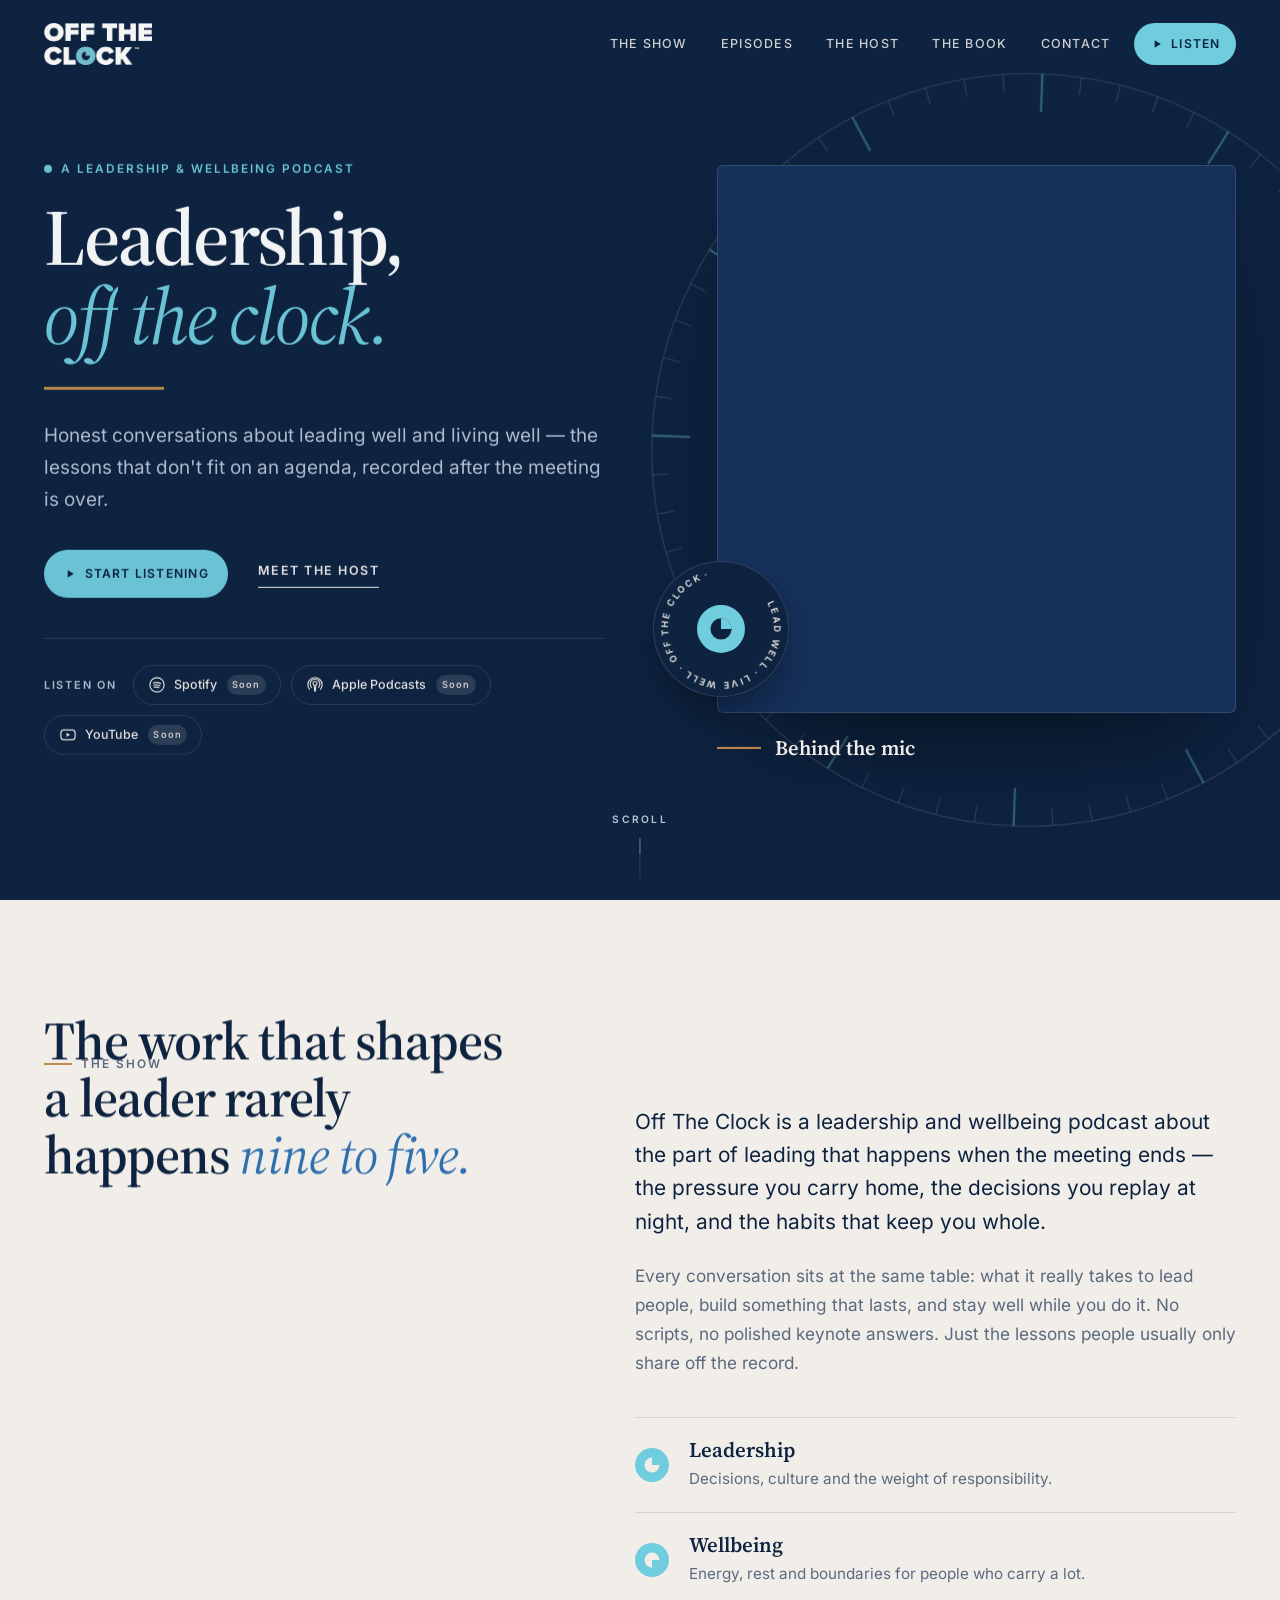
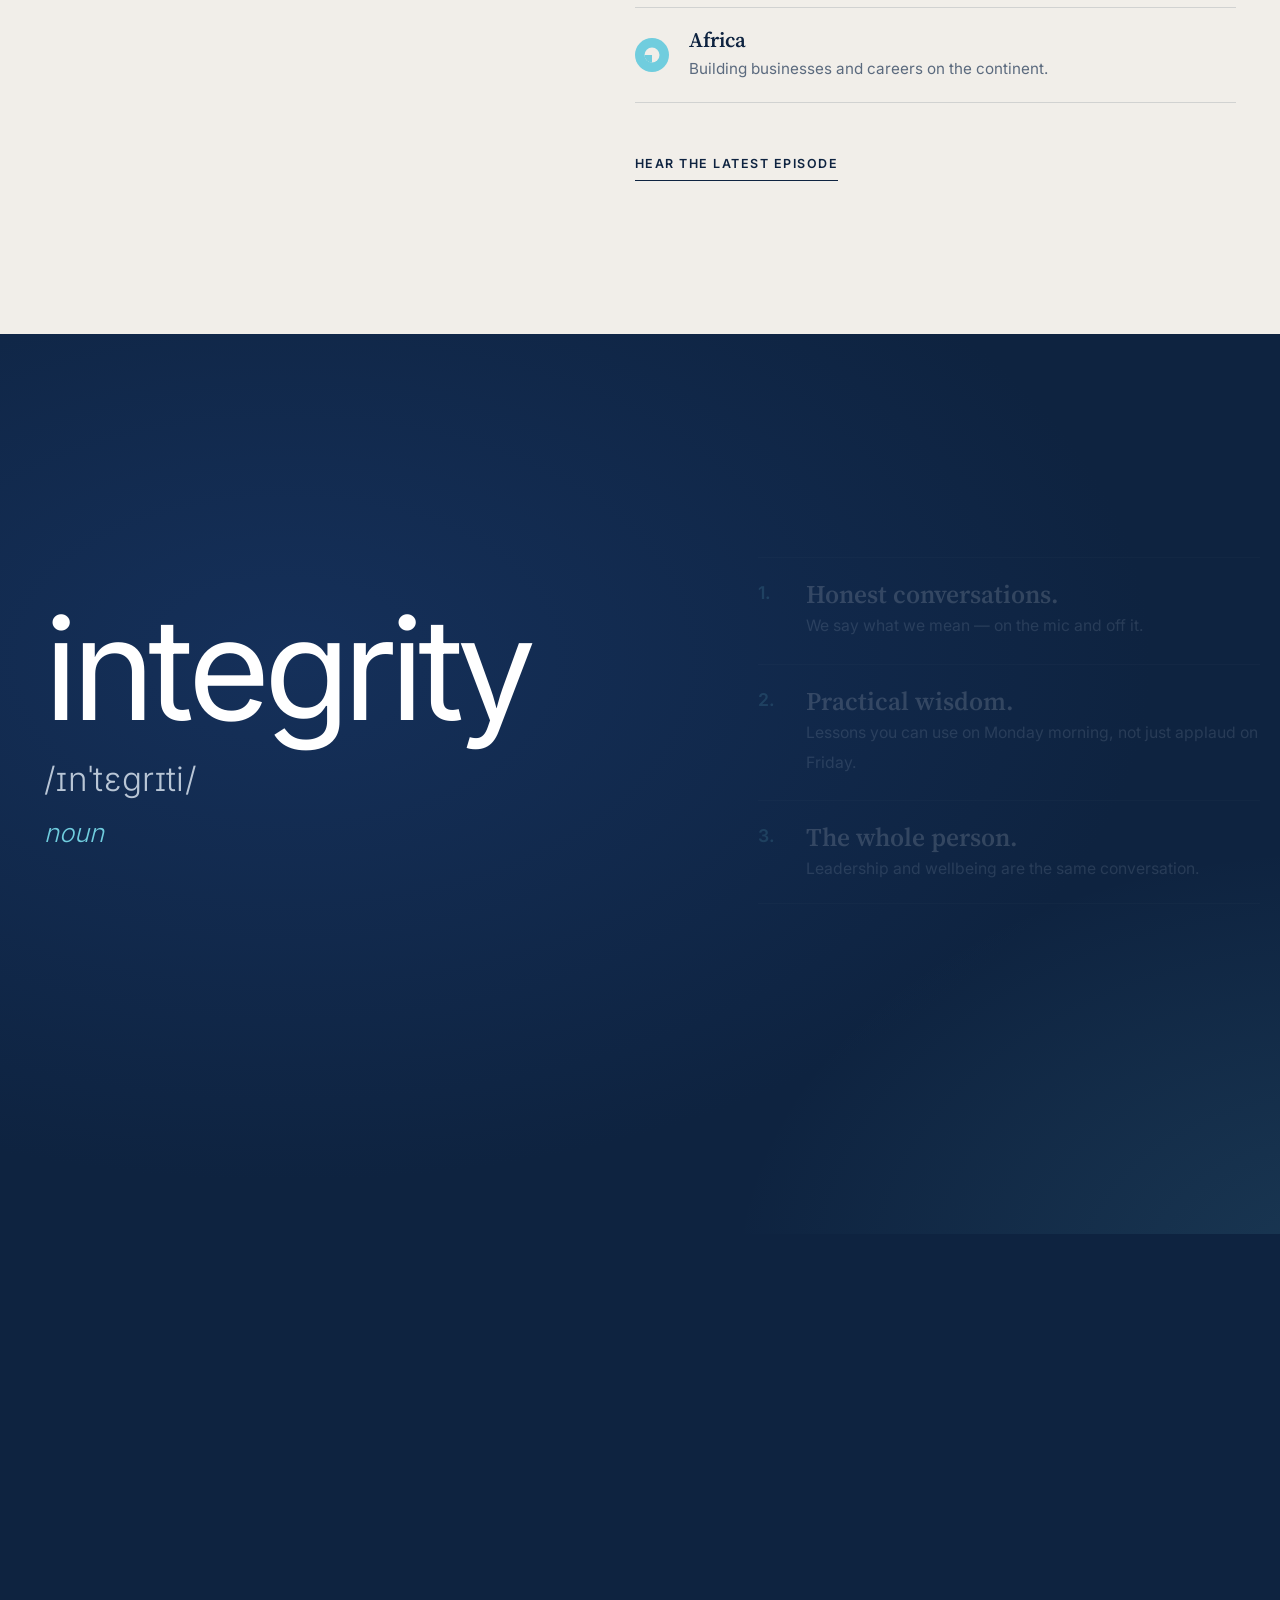
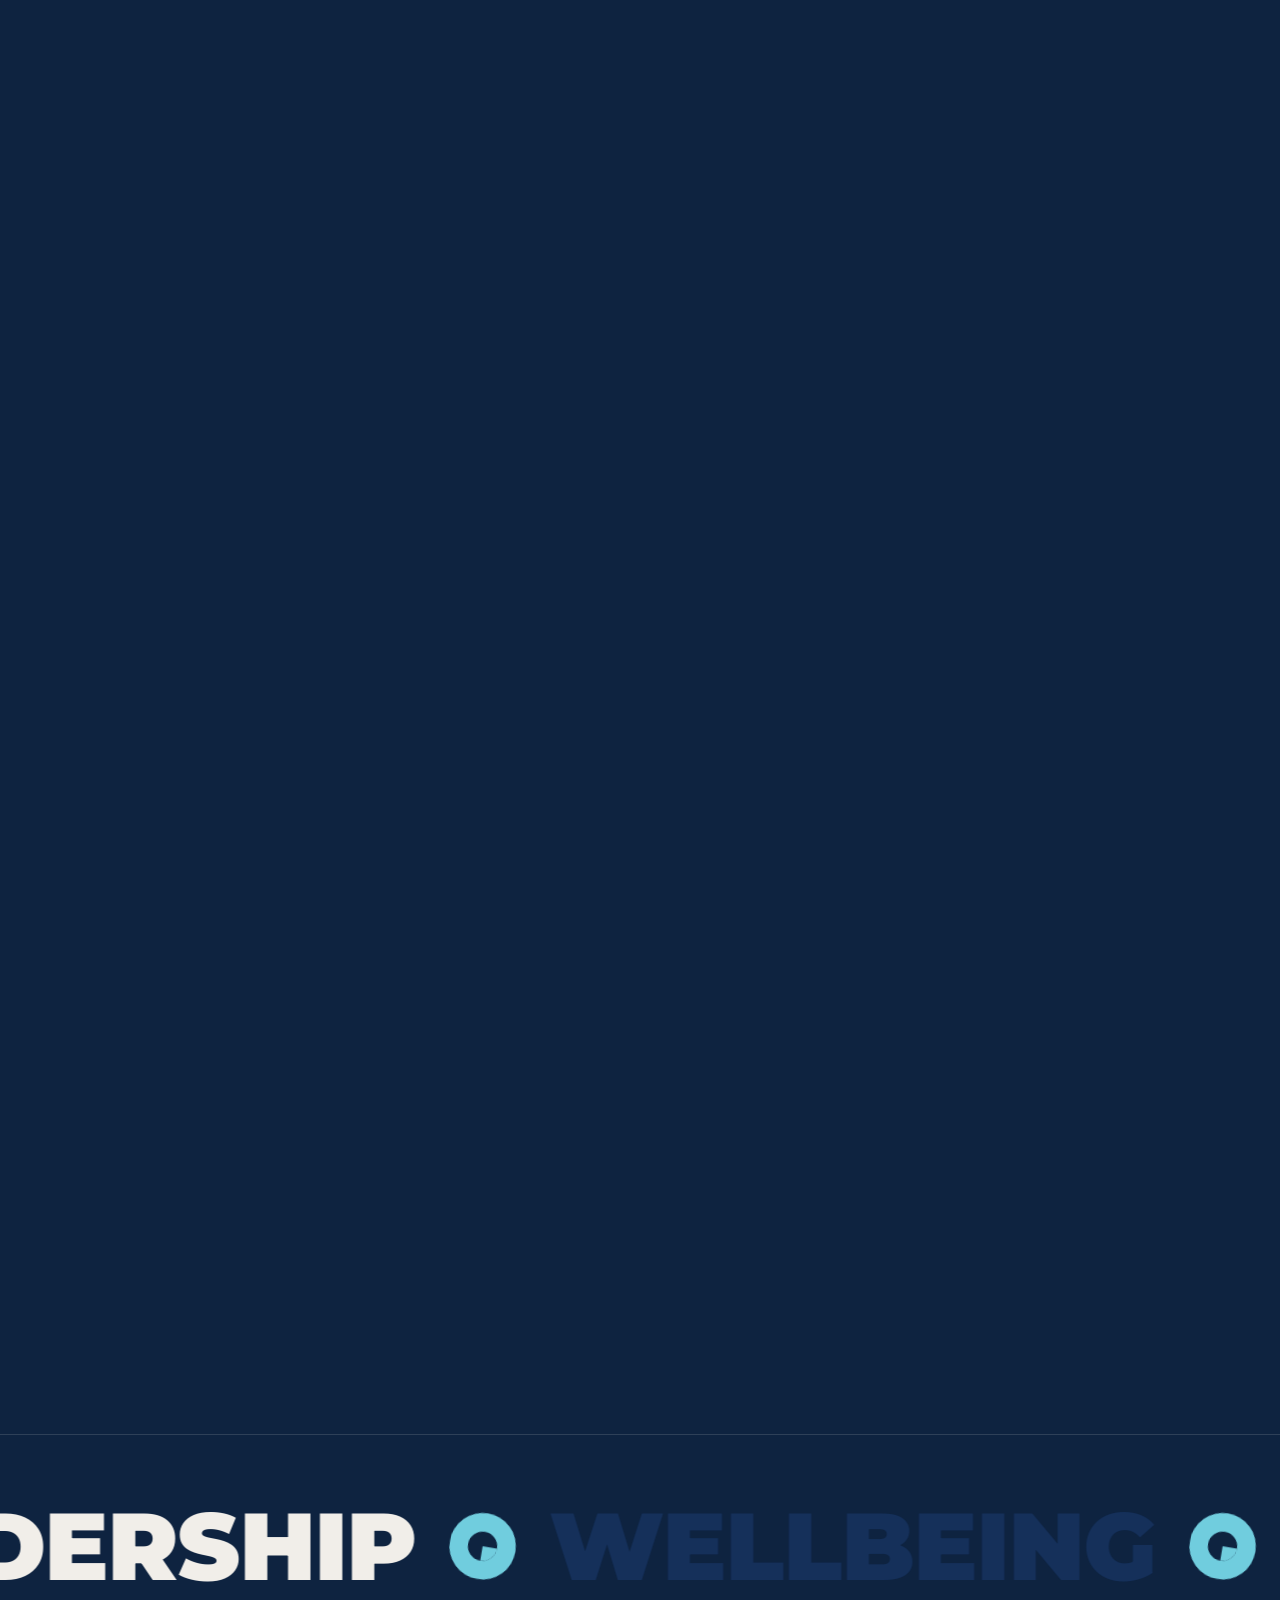
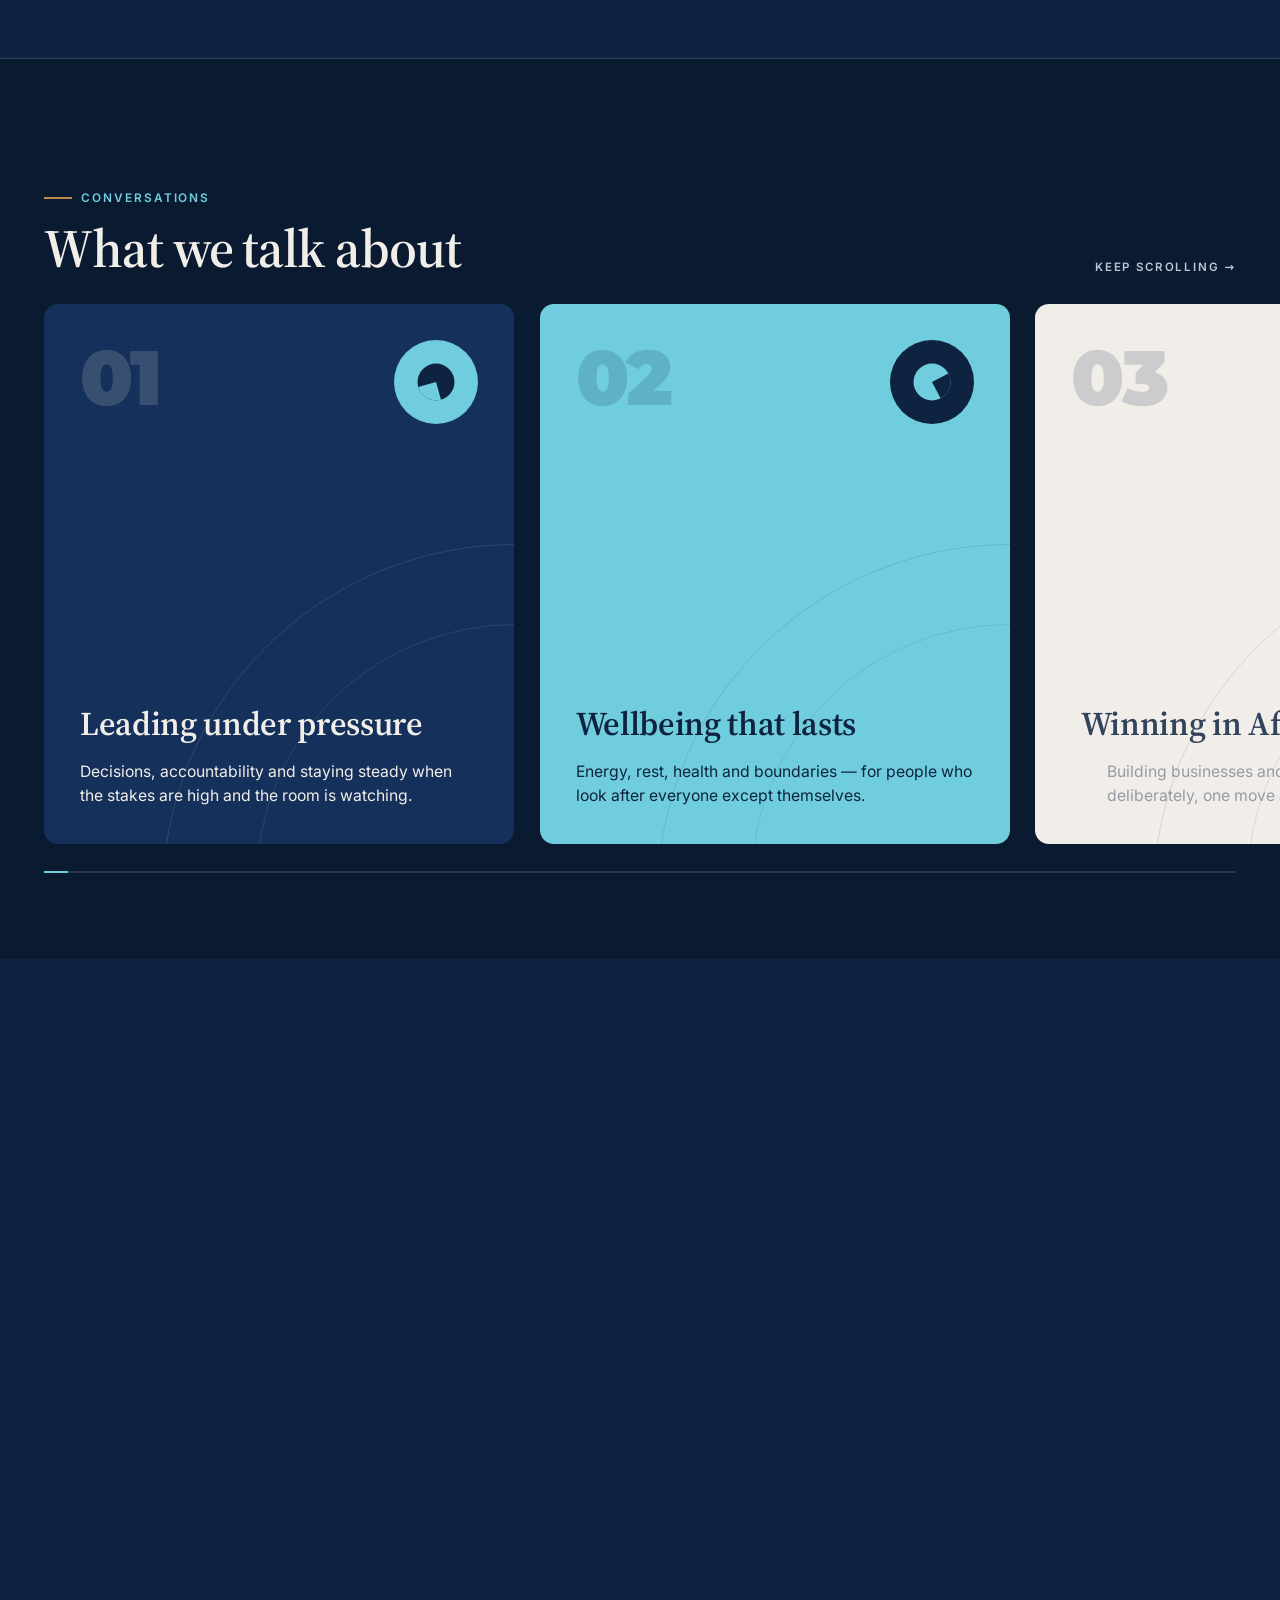
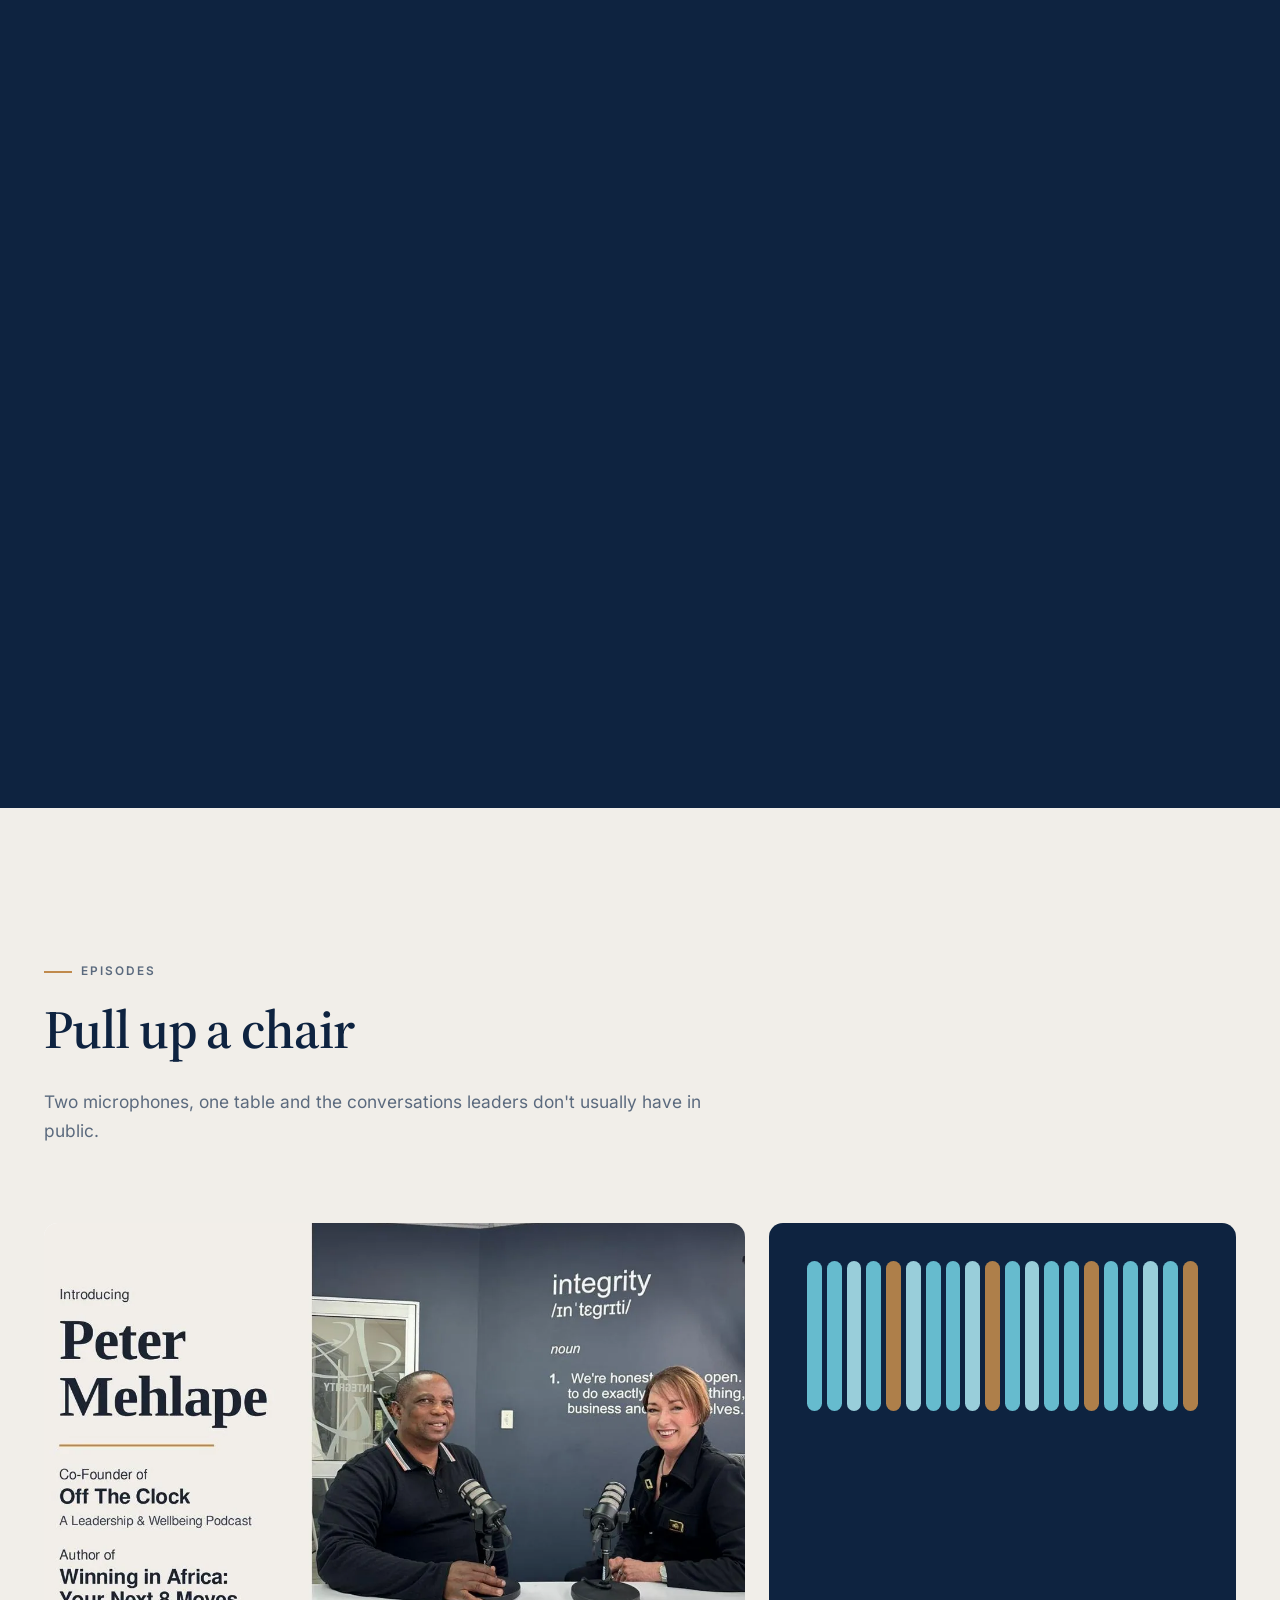
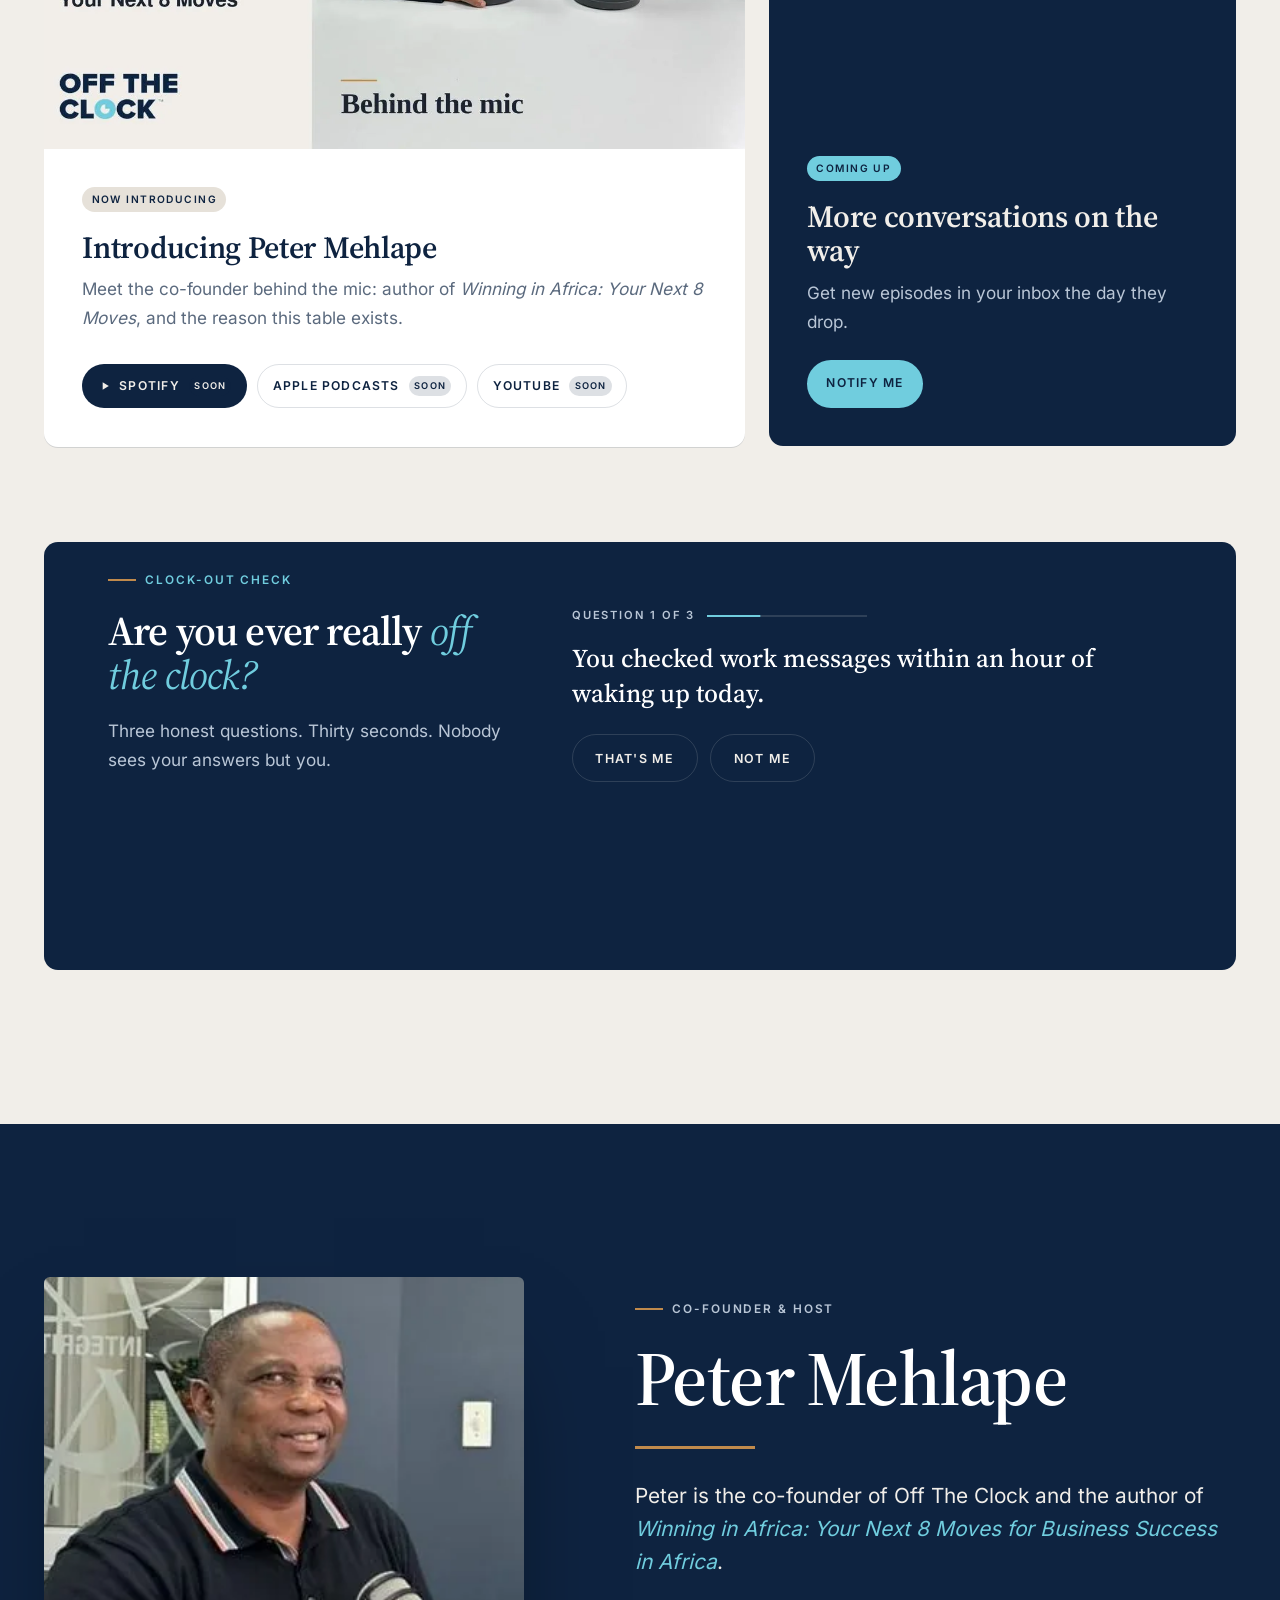
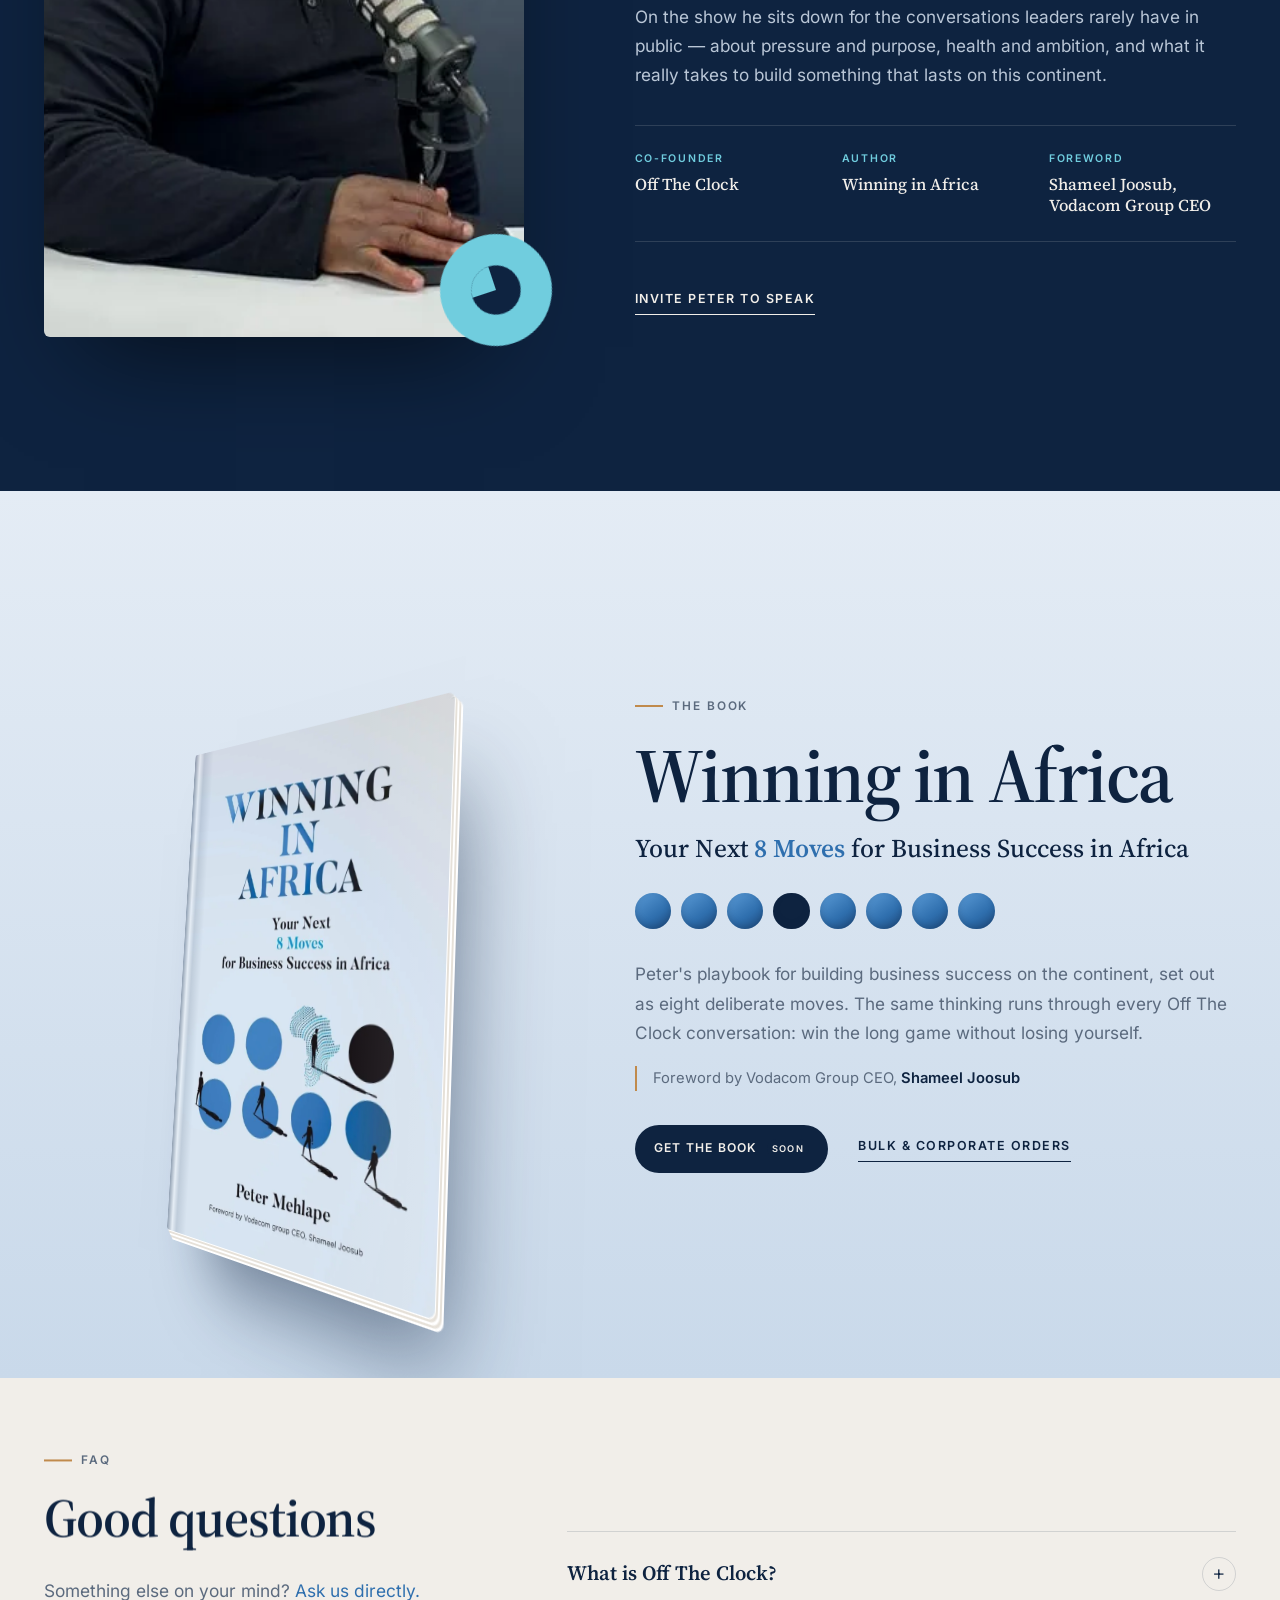
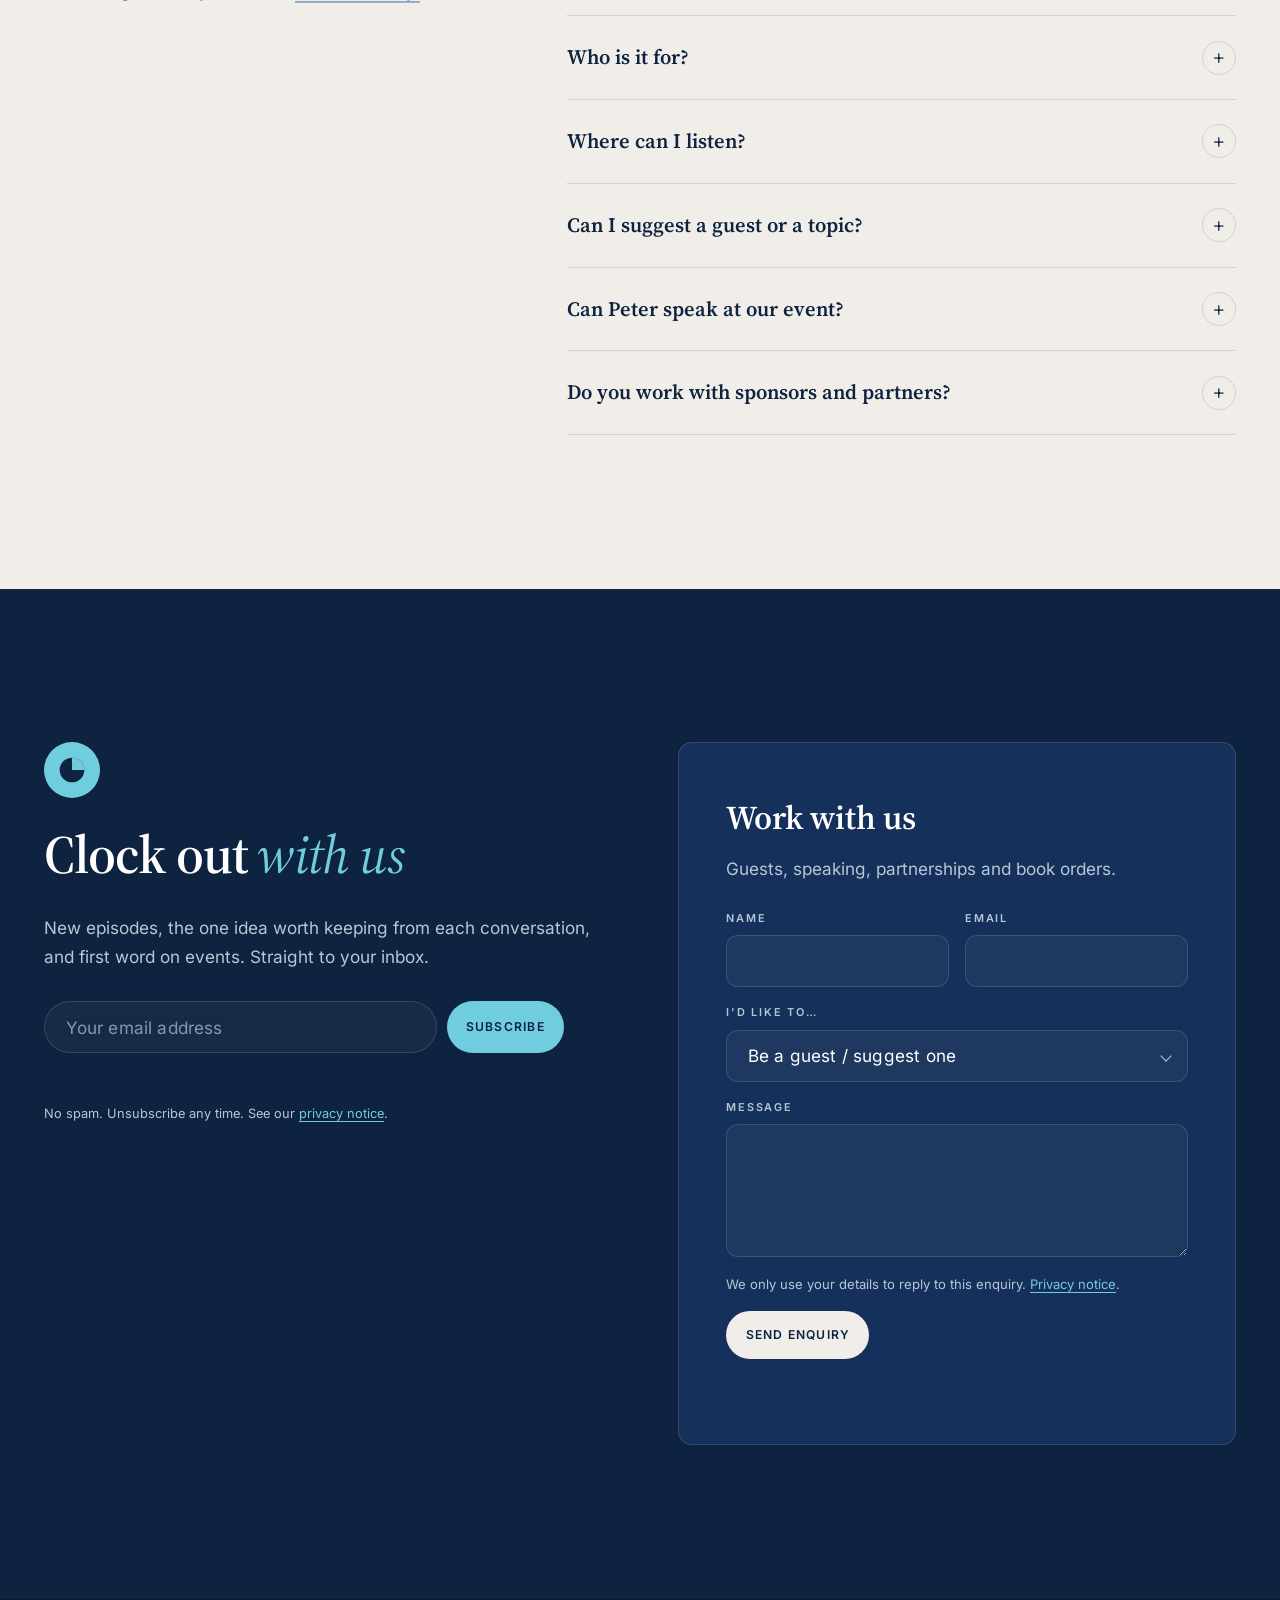
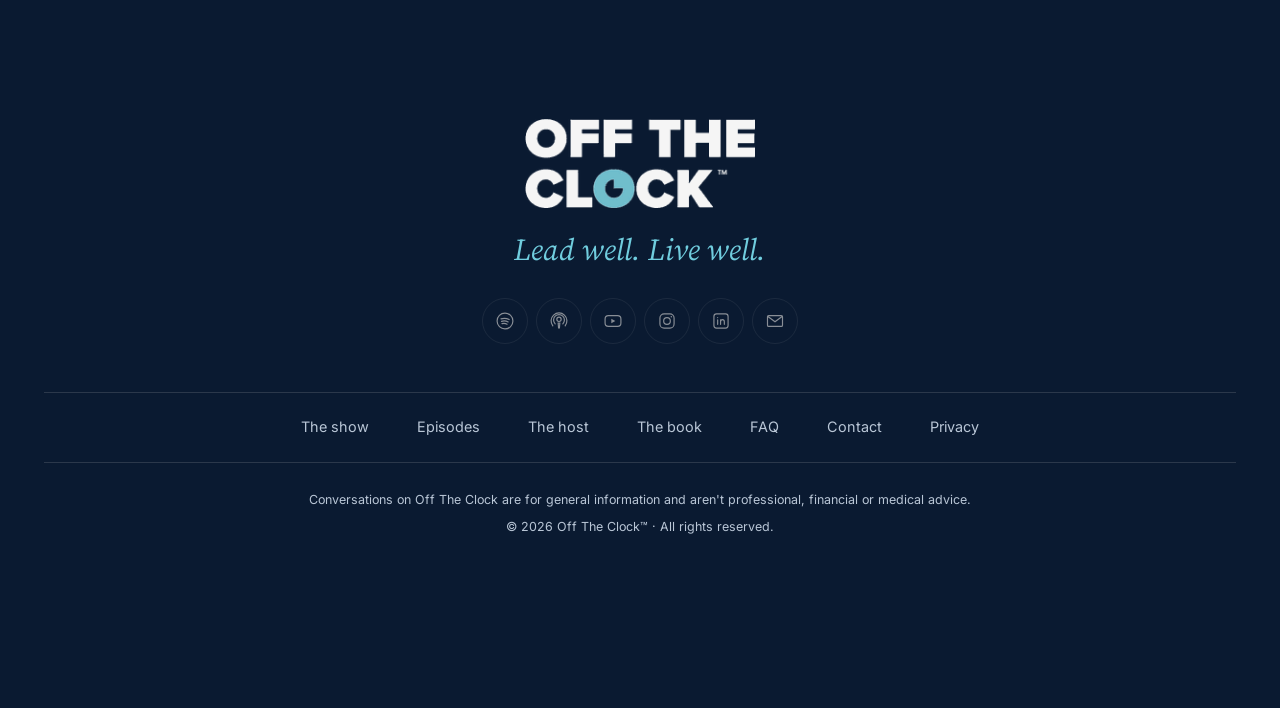
<file: index.html>
<!DOCTYPE html>
<html lang="en-ZA" class="static">
<head>
  <meta charset="utf-8">
  <meta name="viewport" content="width=device-width, initial-scale=1, viewport-fit=cover">
  <title>Off The Clock — A Leadership &amp; Wellbeing Podcast</title>
  <meta name="description" content="Off The Clock is a leadership and wellbeing podcast co-founded by Peter Mehlape, author of Winning in Africa: Your Next 8 Moves. Honest conversations about leading well and living well.">
  <meta name="theme-color" content="#0E2340">
  <link rel="icon" href="assets/favicon.svg" type="image/svg+xml">
  <link rel="apple-touch-icon" href="assets/apple-touch-icon.png">
  <link rel="manifest" href="site.webmanifest">
  <!-- TODO before launch: set og:url + <link rel="canonical"> to the live domain -->
  <meta property="og:title" content="Off The Clock — A Leadership &amp; Wellbeing Podcast">
  <meta property="og:description" content="Leadership, off the clock. Honest conversations about leading well and living well, with Peter Mehlape.">
  <meta property="og:type" content="website">
  <meta property="og:image" content="assets/og.jpg">
  <meta name="twitter:card" content="summary_large_image">
  <!-- Structured data: only facts supplied by the owner. Add "url" + "webFeed" once the domain and RSS feed exist. -->
  <script type="application/ld+json">
  {
    "@context": "https://schema.org",
    "@graph": [
      {
        "@type": "PodcastSeries",
        "@id": "#podcast",
        "name": "Off The Clock",
        "description": "A leadership and wellbeing podcast: honest conversations about leading well and living well.",
        "image": "assets/og.jpg",
        "author": { "@id": "#peter" }
      },
      {
        "@type": "Person",
        "@id": "#peter",
        "name": "Peter Mehlape",
        "jobTitle": "Co-Founder, Off The Clock"
      },
      {
        "@type": "Book",
        "name": "Winning in Africa: Your Next 8 Moves for Business Success in Africa",
        "author": { "@id": "#peter" },
        "image": "assets/book-winning-in-africa.jpg"
      }
    ]
  }
  </script>

  <!-- html starts in .static (safe without JS). Before first paint, JS lifts it unless reduced motion is on;
       main.js puts it back if GSAP fails to load. -->
  <script>
    (function (d) {
      d.classList.add('js');
      if (!(window.matchMedia && matchMedia('(prefers-reduced-motion: reduce)').matches)) d.classList.remove('static');
    })(document.documentElement);
  </script>

  <!-- Fonts are self-hosted (css/styles.css §0). Preload the two the hero paints first. -->
  <link rel="preload" href="fonts/source-serif-4-latin.woff2" as="font" type="font/woff2" crossorigin>
  <link rel="preload" href="fonts/inter-latin.woff2" as="font" type="font/woff2" crossorigin>
  <link rel="stylesheet" href="css/styles.css">
</head>
<body>

<a class="skip" href="#main">Skip to content</a>

<!-- Reusable clock mark (the "O" in the logo). <use href="#clock"> renders it anywhere. -->
<svg width="0" height="0" style="position:absolute" aria-hidden="true" focusable="false">
  <defs>
    <symbol id="clock" viewBox="0 0 100 100">
      <!-- inline styles so each <use> can recolour it via --clock-ring / --clock-face -->
      <circle cx="50" cy="50" r="50" style="fill:var(--clock-ring,#70CDDE)"/>
      <circle cx="50" cy="50" r="22" style="fill:var(--clock-face,#0E2340)"/>
      <path d="M50 50V28A22 22 0 0 1 72 50Z" style="fill:var(--clock-ring,#70CDDE)"/>
    </symbol>
  </defs>
</svg>

<!-- ============================================================
     00 · LOADER — the clock hand sweeps, wordmark rises, curtain lifts
     (hidden in .static, CSS safety timeout 5s)
     ============================================================ -->
<div class="loader" aria-hidden="true">
  <div class="loader__inner">
    <svg class="clock loader__clock" viewBox="0 0 100 100">
      <circle class="clock__ring" cx="50" cy="50" r="50"/>
      <circle class="clock__face" cx="50" cy="50" r="22"/>
      <path class="clock__hand" data-loader-hand d="M50 50V28A22 22 0 0 1 72 50Z"/>
    </svg>
    <span class="loader__word"><span>Off</span> <span>the</span> <span>clock</span></span>
    <span class="loader__rule"></span>
    <span class="loader__tag">A Leadership &amp; Wellbeing Podcast</span>
  </div>
</div>

<!-- ============================================================
     01 · HEADER — logo left, inline nav (desktop), Listen CTA, burger (≤1024px)
     ============================================================ -->
<header class="hdr" data-hdr>
  <a class="hdr__brand" href="#top" aria-label="Off The Clock — home">
    <img src="assets/logo-white-240.png" srcset="assets/logo-white-240.png 1x, assets/logo-white.png 2x" alt="Off The Clock" width="240" height="93">
  </a>
  <nav class="hdr__nav" aria-label="Primary" data-spy>
    <a href="#show">The show</a>
    <a href="#episodes">Episodes</a>
    <a href="#host">The host</a>
    <a href="#book">The book</a>
    <a href="#contact">Contact</a>
  </nav>
  <div class="hdr__end">
    <a class="btn btn--sky hdr__cta" href="#episodes">
      <svg viewBox="0 0 24 24" aria-hidden="true"><path d="M8 5.5v13l10.5-6.5z"/></svg>
      <span>Listen</span>
    </a>
    <button class="hdr__burger" type="button" aria-expanded="false" aria-controls="drawer" data-menu-open>
      <span class="sr">Open menu</span>
      <i></i><i></i><i></i>
    </button>
  </div>
</header>

<!-- Off-canvas drawer (right) -->
<div class="drawer-scrim" data-menu-close></div>
<aside class="drawer" id="drawer" aria-label="Main menu" inert>
  <button class="drawer__close" type="button" data-menu-close><span class="sr">Close menu</span><svg viewBox="0 0 24 24" aria-hidden="true"><path d="M5 5l14 14M19 5 5 19"/></svg></button>
  <img class="drawer__logo" src="assets/logo-navy-240.png" srcset="assets/logo-navy-240.png 1x, assets/logo-navy.png 2x" alt="" width="240" height="93">
  <nav class="drawer__nav" aria-label="Menu">
    <a href="#show"><span>01</span>The show</a>
    <a href="#topics"><span>02</span>Conversations</a>
    <a href="#episodes"><span>03</span>Episodes</a>
    <a href="#check-in"><span>04</span>Clock-out check</a>
    <a href="#host"><span>05</span>The host</a>
    <a href="#book"><span>06</span>The book</a>
    <a href="#faq"><span>07</span>FAQ</a>
    <a href="#contact"><span>08</span>Contact</a>
  </nav>
  <p class="drawer__title">Listen on</p>
  <div class="drawer__social">
    <a href="#newsletter" data-link="spotify">Spotify</a>
    <a href="#newsletter" data-link="apple">Apple Podcasts</a>
    <a href="#newsletter" data-link="youtube">YouTube</a>
  </div>
</aside>

<main id="main">

<!-- ============================================================
     02 · HERO — split: headline + platforms left, studio photo right
     ============================================================ -->
<section class="hero section--navy" id="top">
  <!-- decorative clock dial behind everything -->
  <svg class="hero__dial" viewBox="0 0 400 400" aria-hidden="true" data-hero-dial>
    <circle cx="200" cy="200" r="198" />
    <g class="hero__ticks"></g>
  </svg>

  <div class="wrap hero__grid">
    <div class="hero__content" data-hero-content>
      <p class="eyebrow eyebrow--sky" data-hero-fade><span class="dot"></span>A Leadership &amp; Wellbeing Podcast</p>
      <h1 class="hero__title" data-split="hero">
        <span class="line">Leadership,</span>
        <span class="line"><em>off the clock.</em></span>
      </h1>
      <span class="rule" data-hero-rule></span>
      <p class="hero__sub">Honest conversations about leading well and living well — the lessons that don't fit on an agenda, recorded after the meeting is over.</p>
      <div class="hero__actions" data-hero-fade>
        <a class="btn btn--sky" href="#episodes">
          <svg viewBox="0 0 24 24" aria-hidden="true"><path d="M8 5.5v13l10.5-6.5z"/></svg>
          Start listening
        </a>
        <a class="tlink" href="#host">Meet the host</a>
      </div>
      <div class="plats" data-hero-fade>
        <span class="plats__label">Listen on</span>
        <a class="plat" href="#newsletter" data-link="spotify" aria-label="Spotify">
          <svg viewBox="0 0 24 24" aria-hidden="true"><circle cx="12" cy="12" r="9.5"/><path d="M7.2 9.4c3.3-1 6.9-.7 9.8.9M7.8 12.4c2.7-.8 5.6-.5 8 .8M8.4 15.2c2.1-.6 4.2-.4 6.1.6"/></svg>
          <span>Spotify</span>
        </a>
        <a class="plat" href="#newsletter" data-link="apple" aria-label="Apple Podcasts">
          <svg viewBox="0 0 24 24" aria-hidden="true"><circle cx="12" cy="10" r="2.6"/><path d="M11 14.4h2l-.5 6h-1zM7.4 15.4a6.5 6.5 0 1 1 9.2 0"/><path d="M4.6 17.8a9.5 9.5 0 1 1 14.8 0"/></svg>
          <span>Apple Podcasts</span>
        </a>
        <a class="plat" href="#newsletter" data-link="youtube" aria-label="YouTube">
          <svg viewBox="0 0 24 24" aria-hidden="true"><rect x="2.5" y="5.5" width="19" height="13" rx="4"/><path class="fill" d="M10 9.2v5.6l4.8-2.8z"/></svg>
          <span>YouTube</span>
        </a>
      </div>
    </div>

    <figure class="hero__media" data-hero-media>
      <div class="hero__frame" data-hero-frame>
        <div class="ph" data-hero-img>
          <picture><source srcset="assets/studio-480.webp 480w, assets/studio.webp 780w" sizes="(max-width: 900px) calc(100vw - 36px), 580px" type="image/webp"><img src="assets/studio.jpg" srcset="assets/studio-480.jpg 480w, assets/studio.jpg 780w" sizes="(max-width: 900px) calc(100vw - 36px), 580px" alt="Peter Mehlape and another speaker at the Off The Clock studio table, two podcast microphones between them and the word 'integrity' on the wall behind" width="780" height="824" fetchpriority="high" decoding="async"></picture>
        </div>
      </div>
      <!-- rotating badge around the clock mark -->
      <div class="badge" data-badge aria-hidden="true">
        <svg class="badge__text" viewBox="0 0 200 200">
          <defs><path id="badge-circle" d="M100 100m-78 0a78 78 0 1 1 156 0a78 78 0 1 1-156 0"/></defs>
          <text><textPath href="#badge-circle">LEAD WELL · LIVE WELL · OFF THE CLOCK ·</textPath></text>
        </svg>
        <svg class="clock badge__clock"><use href="#clock"/></svg>
      </div>
      <figcaption class="hero__cap" data-hero-fade><span class="rule rule--sm"></span>Behind the mic</figcaption>
    </figure>
  </div>

  <a class="hero__cue" href="#show" aria-label="Scroll to the show" data-hero-fade>
    <span>Scroll</span>
    <i></i>
  </a>
</section>

<!-- ============================================================
     03 · THE SHOW — statement + copy + three pillars
     ============================================================ -->
<section class="show section--paper" id="show">
  <div class="wrap show__grid">
    <div class="show__head">
      <p class="eyebrow" data-fade>The show</p>
      <h2 class="h-display" data-split data-speed="0.85">The work that shapes a leader rarely happens <em>nine to five.</em></h2>
    </div>
    <div class="show__copy">
      <p class="lead" data-fade>Off The Clock is a leadership and wellbeing podcast about the part of leading that happens when the meeting ends — the pressure you carry home, the decisions you replay at night, and the habits that keep you whole.</p>
      <p data-fade>Every conversation sits at the same table: what it really takes to lead people, build something that lasts, and stay well while you do it. No scripts, no polished keynote answers. Just the lessons people usually only share off the record.</p>
      <ol class="pillars" data-stagger>
        <li>
          <svg class="clock clock--sm"><use href="#clock"/></svg>
          <div><strong>Leadership</strong><span>Decisions, culture and the weight of responsibility.</span></div>
        </li>
        <li>
          <svg class="clock clock--sm clock--q2"><use href="#clock"/></svg>
          <div><strong>Wellbeing</strong><span>Energy, rest and boundaries for people who carry a lot.</span></div>
        </li>
        <li>
          <svg class="clock clock--sm clock--q3"><use href="#clock"/></svg>
          <div><strong>Africa</strong><span>Building businesses and careers on the continent.</span></div>
        </li>
      </ol>
      <a class="tlink tlink--ink" href="#episodes" data-fade>Hear the latest episode</a>
    </div>
  </div>
</section>

<!-- ============================================================
     04 · INTEGRITY — PINNED: the studio wall as typography.
          The word rises, then three definitions (the show's principles) light up in turn.
     ============================================================ -->
<section class="integrity section--navy" id="integrity" data-pin="integrity">
  <div class="integrity__stage">
    <div class="integrity__bg" data-int-bg aria-hidden="true"></div>
    <div class="wrap integrity__inner">
      <div class="integrity__word">
        <h2 class="integrity__title" data-int-title>integrity</h2>
        <p class="integrity__ipa" data-int-ipa>/ɪnˈtɛɡrɪti/</p>
        <p class="integrity__pos" data-int-ipa><em>noun</em></p>
      </div>
      <ol class="defs">
        <li data-def><span>1.</span><div><strong>Honest conversations.</strong><em>We say what we mean — on the mic and off it.</em></div></li>
        <li data-def><span>2.</span><div><strong>Practical wisdom.</strong><em>Lessons you can use on Monday morning, not just applaud on Friday.</em></div></li>
        <li data-def><span>3.</span><div><strong>The whole person.</strong><em>Leadership and wellbeing are the same conversation.</em></div></li>
      </ol>
      <p class="integrity__note" data-int-note>We record at a table with this word on the wall. We took it personally.</p>
    </div>
  </div>
</section>

<!-- ============================================================
     04b · MARQUEE — continuous ticker; speeds up / reverses with scroll velocity
     ============================================================ -->
<section class="marquee section--navy" aria-hidden="true">
  <div class="marquee__row" data-marquee>
    <div class="marquee__set"><span data-w="Leadership"></span><svg class="clock"><use href="#clock"/></svg><span data-w="Wellbeing"></span><svg class="clock"><use href="#clock"/></svg><span data-w="Integrity"></span><svg class="clock"><use href="#clock"/></svg><span data-w="Winning in Africa"></span><svg class="clock"><use href="#clock"/></svg><span data-w="Off the clock"></span><svg class="clock"><use href="#clock"/></svg></div>
    <div class="marquee__set"><span data-w="Leadership"></span><svg class="clock"><use href="#clock"/></svg><span data-w="Wellbeing"></span><svg class="clock"><use href="#clock"/></svg><span data-w="Integrity"></span><svg class="clock"><use href="#clock"/></svg><span data-w="Winning in Africa"></span><svg class="clock"><use href="#clock"/></svg><span data-w="Off the clock"></span><svg class="clock"><use href="#clock"/></svg></div>
  </div>
</section>

<!-- ============================================================
     05 · TOPICS — PINNED horizontal gallery of conversation themes.
          Each card's clock hand turns as the card crosses the screen.
     ============================================================ -->
<section class="topics section--deep" id="topics" data-pin="topics">
  <div class="topics__stage">
    <div class="topics__head wrap">
      <div>
        <p class="eyebrow eyebrow--sky" data-fade>Conversations</p>
        <h2 class="h-display" data-split>What we talk about</h2>
      </div>
      <p class="topics__hint" data-fade><span data-hint>Keep scrolling</span> <span aria-hidden="true">→</span></p>
    </div>
    <div class="topics__viewport" tabindex="0" role="region" aria-label="Conversation topics (scroll sideways)" data-track-vp>
      <div class="topics__track" data-track>
        <article class="tcard tcard--navy">
          <span class="tcard__num" data-n="01" aria-hidden="true"></span>
          <svg class="clock tcard__clock" viewBox="0 0 100 100"><circle class="clock__ring" cx="50" cy="50" r="50"/><circle class="clock__face" cx="50" cy="50" r="22"/><path class="clock__hand" data-hand d="M50 50V28A22 22 0 0 1 72 50Z"/></svg>
          <div class="tcard__body"><h3 class="tcard__label">Leading under pressure</h3><p class="tcard__meta">Decisions, accountability and staying steady when the stakes are high and the room is watching.</p></div>
        </article>
        <article class="tcard tcard--sky">
          <span class="tcard__num" data-n="02" aria-hidden="true"></span>
          <svg class="clock tcard__clock" viewBox="0 0 100 100"><circle class="clock__ring" cx="50" cy="50" r="50"/><circle class="clock__face" cx="50" cy="50" r="22"/><path class="clock__hand" data-hand d="M50 50V28A22 22 0 0 1 72 50Z"/></svg>
          <div class="tcard__body"><h3 class="tcard__label">Wellbeing that lasts</h3><p class="tcard__meta">Energy, rest, health and boundaries — for people who look after everyone except themselves.</p></div>
        </article>
        <article class="tcard tcard--paper">
          <span class="tcard__num" data-n="03" aria-hidden="true"></span>
          <svg class="clock tcard__clock" viewBox="0 0 100 100"><circle class="clock__ring" cx="50" cy="50" r="50"/><circle class="clock__face" cx="50" cy="50" r="22"/><path class="clock__hand" data-hand d="M50 50V28A22 22 0 0 1 72 50Z"/></svg>
          <div class="tcard__body"><h3 class="tcard__label">Winning in Africa</h3><p class="tcard__meta">Building businesses and careers on the continent — deliberately, one move at a time.</p></div>
        </article>
        <article class="tcard tcard--gold">
          <span class="tcard__num" data-n="04" aria-hidden="true"></span>
          <svg class="clock tcard__clock" viewBox="0 0 100 100"><circle class="clock__ring" cx="50" cy="50" r="50"/><circle class="clock__face" cx="50" cy="50" r="22"/><path class="clock__hand" data-hand d="M50 50V28A22 22 0 0 1 72 50Z"/></svg>
          <div class="tcard__body"><h3 class="tcard__label">Culture &amp; teams</h3><p class="tcard__meta">Building teams people want to show up for — and keeping your word when it costs you.</p></div>
        </article>
        <article class="tcard tcard--ink">
          <span class="tcard__num" data-n="05" aria-hidden="true"></span>
          <svg class="clock tcard__clock" viewBox="0 0 100 100"><circle class="clock__ring" cx="50" cy="50" r="50"/><circle class="clock__face" cx="50" cy="50" r="22"/><path class="clock__hand" data-hand d="M50 50V28A22 22 0 0 1 72 50Z"/></svg>
          <div class="tcard__body"><h3 class="tcard__label">Life off the clock</h3><p class="tcard__meta">Family, health and purpose — the parts of life that make the work worth doing.</p></div>
        </article>
      </div>
    </div>
    <div class="topics__progress" aria-hidden="true"><span data-track-bar></span></div>
  </div>
</section>

<!-- ============================================================
     06 · EPISODES — featured episode + "in production" card
     To add an episode: duplicate the .ep block. Platform links come from LINKS in js/main.js.
     ============================================================ -->
<section class="episodes section--paper" id="episodes">
  <div class="wrap">
    <header class="sec-head">
      <p class="eyebrow" data-fade>Episodes</p>
      <h2 class="h-display" data-split>Pull up a chair</h2>
      <p class="sec-head__lead" data-fade>Two microphones, one table and the conversations leaders don't usually have in public.</p>
    </header>

    <ul class="epgrid" data-batch>
      <li class="ep ep--feature" data-tilt>
        <div class="ep__media"><div class="zoom"><div class="ph">
          <picture><source srcset="assets/promo-introducing-peter.webp" type="image/webp"><img src="assets/promo-introducing-peter.jpg" alt="Introducing Peter Mehlape — Co-Founder of Off The Clock and author of Winning in Africa, pictured behind the mic in the studio" width="1280" height="960" loading="lazy" decoding="async"></picture>
        </div></div></div>
        <div class="ep__body">
          <span class="tag">Now introducing</span>
          <h3>Introducing Peter Mehlape</h3>
          <p>Meet the co-founder behind the mic: author of <em>Winning in Africa: Your Next 8 Moves</em>, and the reason this table exists.</p>
          <div class="ep__listen">
            <a class="btn btn--navy" href="#newsletter" data-link="spotify">
              <svg viewBox="0 0 24 24" aria-hidden="true"><path d="M8 5.5v13l10.5-6.5z"/></svg>Spotify
            </a>
            <a class="btn btn--line" href="#newsletter" data-link="apple">Apple Podcasts</a>
            <a class="btn btn--line" href="#newsletter" data-link="youtube">YouTube</a>
          </div>
        </div>
      </li>
      <li class="ep ep--next">
        <div class="ep__wave" aria-hidden="true" data-wave>
          <i></i><i></i><i></i><i></i><i></i><i></i><i></i><i></i><i></i><i></i><i></i><i></i><i></i><i></i><i></i><i></i><i></i><i></i><i></i><i></i>
        </div>
        <div class="ep__body">
          <span class="tag tag--sky">Coming up</span>
          <h3>More conversations on the way</h3>
          <p>Get new episodes in your inbox the day they drop.</p>
          <a class="btn btn--sky" href="#newsletter">Notify me</a>
        </div>
      </li>
    </ul>

    <!-- CLOCK-OUT CHECK — a 3-question self-reflection. Questions live in js/main.js (CHECK array).
         Reflection only: no scores are stored or sent anywhere. -->
    <div class="checkin" id="check-in" data-fade>
      <div class="checkin__intro" data-speed="0.94">
        <p class="eyebrow eyebrow--sky">Clock-out check</p>
        <h3 class="checkin__title">Are you ever really <em>off the clock?</em></h3>
        <p>Three honest questions. Thirty seconds. Nobody sees your answers but you.</p>
      </div>
      <div class="checkin__panel" data-check aria-live="polite">
        <noscript><p>Enable JavaScript to take the check.</p></noscript>
      </div>
    </div>
  </div>
</section>

<!-- ============================================================
     07 · HOST — portrait + bio + credentials
     ============================================================ -->
<section class="host section--navy" id="host">
  <div class="wrap host__grid">
    <div class="host__media" data-host-media>
      <div class="host__frame">
        <div class="ph" data-drift>
          <picture><source srcset="assets/peter.webp" type="image/webp"><img src="assets/peter.jpg" alt="Portrait of Peter Mehlape smiling at the studio table beside a podcast microphone" width="400" height="550" loading="lazy" decoding="async"></picture>
        </div>
      </div>
      <svg class="clock host__clock" aria-hidden="true"><use href="#clock"/></svg>
    </div>
    <div class="host__copy">
      <p class="eyebrow eyebrow--sky" data-fade>Co-founder &amp; host</p>
      <h2 class="h-display h-display--xl" data-split>Peter Mehlape</h2>
      <span class="rule" data-fade></span>
      <p class="lead" data-fade>Peter is the co-founder of Off The Clock and the author of <em>Winning in Africa: Your Next 8 Moves for Business Success in Africa</em>.</p>
      <p data-fade>On the show he sits down for the conversations leaders rarely have in public — about pressure and purpose, health and ambition, and what it really takes to build something that lasts on this continent.</p>
      <dl class="creds" data-stagger>
        <div><dt>Co-Founder</dt><dd>Off The Clock</dd></div>
        <div><dt>Author</dt><dd>Winning in Africa</dd></div>
        <div><dt>Foreword</dt><dd>Shameel Joosub, Vodacom Group CEO</dd></div>
      </dl>
      <a class="tlink" href="#contact" data-topic="Book Peter to speak" data-fade>Invite Peter to speak</a>
    </div>
  </div>
</section>

<!-- ============================================================
     08 · BOOK — Winning in Africa: 3D cover + eight moves
     ============================================================ -->
<section class="book section--sky" id="book">
  <div class="wrap book__grid">
    <div class="book__stage">
      <div class="book3d-scroll" data-book-scroll>
        <div class="book3d" data-book>
          <div class="book3d__cover">
            <picture><source srcset="assets/book-winning-in-africa.webp" type="image/webp"><img src="assets/book-winning-in-africa.jpg" alt="Cover of Winning in Africa: Your Next 8 Moves for Business Success in Africa by Peter Mehlape, foreword by Vodacom Group CEO Shameel Joosub" width="854" height="1280" loading="lazy" decoding="async"></picture>
          </div>
        </div>
      </div>
    </div>
    <div class="book__copy">
      <p class="eyebrow" data-fade>The book</p>
      <h2 class="h-display h-display--xl" data-split>Winning in Africa</h2>
      <p class="book__sub" data-fade>Your Next <strong>8 Moves</strong> for Business Success in Africa</p>
      <div class="moves" role="img" aria-label="Eight moves" data-moves>
        <i></i><i></i><i></i><i></i><i></i><i></i><i></i><i></i>
      </div>
      <p data-fade>Peter's playbook for building business success on the continent, set out as eight deliberate moves. The same thinking runs through every Off The Clock conversation: win the long game without losing yourself.</p>
      <p class="book__fwd" data-fade>Foreword by Vodacom Group CEO, <strong>Shameel Joosub</strong></p>
      <div class="book__actions" data-fade>
        <a class="btn btn--navy" href="#contact" data-link="book" data-topic="Order Winning in Africa">Get the book</a>
        <a class="tlink tlink--ink" href="#contact" data-topic="Order Winning in Africa">Bulk &amp; corporate orders</a>
      </div>
    </div>
  </div>
</section>

<!-- ============================================================
     09 · FAQ
     ============================================================ -->
<section class="faq section--paper" id="faq">
  <div class="wrap faq__grid">
    <header class="sec-head" data-speed="0.85">
      <p class="eyebrow" data-fade>FAQ</p>
      <h2 class="h-display" data-split>Good questions</h2>
      <p class="sec-head__lead" data-fade>Something else on your mind? <a class="inline" href="#contact">Ask us directly.</a></p>
    </header>
    <div class="faq__list">
      <details data-fade><summary>What is Off The Clock?</summary><p>A leadership and wellbeing podcast co-founded by Peter Mehlape. Each episode is an honest conversation about leading well and living well — the lessons people usually only share off the record.</p></details>
      <details data-fade><summary>Who is it for?</summary><p>Leaders, founders, managers and anyone carrying responsibility for other people — and anyone who wants to do that without burning out.</p></details>
      <details data-fade><summary>Where can I listen?</summary><p>On the major podcast platforms. The links on this page go live as each platform launches — subscribe to the newsletter and you'll hear the moment they do.</p></details>
      <details data-fade><summary>Can I suggest a guest or a topic?</summary><p>Please do. Use the enquiry form below and choose “Be a guest / suggest one”. Tell us who they are and what the conversation should be about.</p></details>
      <details data-fade><summary>Can Peter speak at our event?</summary><p>Yes. Send a short brief through the enquiry form — the date, audience and what you'd like people to leave with.</p></details>
      <details data-fade><summary>Do you work with sponsors and partners?</summary><p>Selectively, and only with partners whose values fit the show. Choose “Partnerships” in the enquiry form.</p></details>
    </div>
  </div>
</section>

<!-- ============================================================
     10 · CONTACT — newsletter (left) + enquiry form (right)
     Endpoints and email live in LINKS / *_ENDPOINT in js/main.js
     ============================================================ -->
<section class="contact section--navy" id="contact">
  <div class="wrap contact__grid">
    <div class="contact__letter" id="newsletter">
      <svg class="clock contact__clock" aria-hidden="true"><use href="#clock"/></svg>
      <h2 class="h-display" data-split>Clock out <em>with us</em></h2>
      <p data-fade>New episodes, the one idea worth keeping from each conversation, and first word on events. Straight to your inbox.</p>
      <form class="signup" name="newsletter" data-signup data-fade action="#" method="post" novalidate data-netlify="true">
        <input type="hidden" name="form-name" value="newsletter">
        <label class="sr" for="email">Email address</label>
        <input id="email" name="email" type="email" placeholder="Your email address" autocomplete="email" required>
        <button class="btn btn--sky" type="submit">Subscribe</button>
        <p class="signup__msg" data-signup-msg role="status"></p>
      </form>
      <p class="fine" data-fade>No spam. Unsubscribe any time. See our <a href="privacy.html">privacy notice</a>.</p>
    </div>

    <div class="contact__form" data-fade>
      <h3>Work with us</h3>
      <p>Guests, speaking, partnerships and book orders.</p>
      <form class="enquiry" name="enquiry" data-enquiry action="#" method="post" novalidate data-netlify="true" netlify-honeypot="company">
        <input type="hidden" name="form-name" value="enquiry">
        <div class="field">
          <label for="q-name">Name</label>
          <input id="q-name" name="name" type="text" autocomplete="name" required>
        </div>
        <div class="field">
          <label for="q-email">Email</label>
          <input id="q-email" name="email" type="email" autocomplete="email" required>
        </div>
        <div class="field field--full">
          <label for="q-topic">I'd like to…</label>
          <select id="q-topic" name="topic">
            <option>Be a guest / suggest one</option>
            <option>Book Peter to speak</option>
            <option>Partnerships &amp; sponsorship</option>
            <option>Order Winning in Africa</option>
            <option>Something else</option>
          </select>
        </div>
        <div class="field field--full">
          <label for="q-msg">Message</label>
          <textarea id="q-msg" name="message" rows="4" required></textarea>
        </div>
        <!-- honeypot: humans never see or fill this -->
        <input class="hp" type="text" name="company" tabindex="-1" autocomplete="off" aria-hidden="true">
        <p class="enquiry__consent">We only use your details to reply to this enquiry. <a href="privacy.html">Privacy notice</a>.</p>
        <button class="btn btn--light" type="submit">Send enquiry</button>
        <p class="signup__msg" data-enquiry-msg role="status"></p>
      </form>
    </div>
  </div>
</section>

</main>

<!-- ============================================================
     11 · FOOTER — logo, tagline, socials, link row, giant rising wordmark
     ============================================================ -->
<footer class="ftr" id="footer">
  <div class="wrap ftr__top">
    <img class="ftr__logo" src="assets/logo-white-240.png" srcset="assets/logo-white-240.png 240w, assets/logo-white.png 480w" sizes="(max-width: 760px) 170px, 230px" alt="Off The Clock" width="240" height="93" loading="lazy">
    <p class="ftr__script">Lead well. Live well.</p>
    <ul class="ftr__social" data-stagger>
      <li><a href="#newsletter" data-link="spotify" aria-label="Spotify"><svg viewBox="0 0 24 24" aria-hidden="true"><circle cx="12" cy="12" r="9.5"/><path d="M7.2 9.4c3.3-1 6.9-.7 9.8.9M7.8 12.4c2.7-.8 5.6-.5 8 .8M8.4 15.2c2.1-.6 4.2-.4 6.1.6"/></svg></a></li>
      <li><a href="#newsletter" data-link="apple" aria-label="Apple Podcasts"><svg viewBox="0 0 24 24" aria-hidden="true"><circle cx="12" cy="10" r="2.6"/><path d="M11 14.4h2l-.5 6h-1zM7.4 15.4a6.5 6.5 0 1 1 9.2 0"/><path d="M4.6 17.8a9.5 9.5 0 1 1 14.8 0"/></svg></a></li>
      <li><a href="#newsletter" data-link="youtube" aria-label="YouTube"><svg viewBox="0 0 24 24" aria-hidden="true"><rect x="2.5" y="5.5" width="19" height="13" rx="4"/><path class="fill" d="M10 9.2v5.6l4.8-2.8z"/></svg></a></li>
      <li><a href="#newsletter" data-link="instagram" aria-label="Instagram"><svg viewBox="0 0 24 24" aria-hidden="true"><rect x="3.5" y="3.5" width="17" height="17" rx="5"/><circle cx="12" cy="12" r="4"/><circle cx="17.2" cy="6.8" r=".9" class="fill"/></svg></a></li>
      <li><a href="#newsletter" data-link="linkedin" aria-label="LinkedIn"><svg viewBox="0 0 24 24" aria-hidden="true"><rect x="3.5" y="3.5" width="17" height="17" rx="3"/><path d="M8 10.5V16M8 7.8v.1M11.5 16v-5.5M11.5 13c0-1.6 1-2.6 2.3-2.6s2.2.9 2.2 2.6v3"/></svg></a></li>
      <li><a href="#contact" data-link="email" aria-label="Email"><svg viewBox="0 0 24 24" aria-hidden="true"><rect x="3" y="5.5" width="18" height="13" rx="1.5"/><path d="M3.5 6.5 12 13l8.5-6.5"/></svg></a></li>
    </ul>
  </div>
  <nav class="ftr__links wrap" aria-label="Footer" data-stagger>
    <a href="#show">The show</a><a href="#episodes">Episodes</a><a href="#host">The host</a><a href="#book">The book</a><a href="#faq">FAQ</a><a href="#contact">Contact</a><a href="privacy.html">Privacy</a>
  </nav>
  <div class="wrap ftr__base" data-fade>
    <p>Conversations on Off The Clock are for general information and aren't professional, financial or medical advice.</p>
    <p>© <span data-year>2026</span> Off The Clock™ · All rights reserved.</p>
  </div>
  <!-- BACK TO TOP — floating button with scroll-progress ring -->
  <a class="totop" href="#top" data-totop aria-label="Back to top">
    <svg class="totop__ring" viewBox="0 0 48 48" aria-hidden="true"><circle cx="24" cy="24" r="22" class="totop__track"/><circle cx="24" cy="24" r="22" class="totop__bar" data-totop-bar pathLength="1"/></svg>
    <svg class="totop__arrow" viewBox="0 0 24 24" aria-hidden="true"><path d="m6 15 6-6 6 6"/></svg>
  </a>
  <div class="ftr__mark" aria-hidden="true">
    <span data-footer-mark><b data-t="Off the cl"></b><svg class="clock ftr__o" viewBox="0 0 100 100"><circle class="clock__ring" cx="50" cy="50" r="50"/><circle class="clock__face" cx="50" cy="50" r="22"/><path class="clock__hand" data-footer-hand d="M50 50V28A22 22 0 0 1 72 50Z"/></svg><b data-t="ck"></b></span>
  </div>
</footer>



<script src="js/vendor/gsap.min.js"></script>
<script src="js/vendor/ScrollTrigger.min.js"></script>
<script src="js/vendor/lenis.min.js"></script>
<script src="js/main.js"></script>
</body>
</html>
</file>
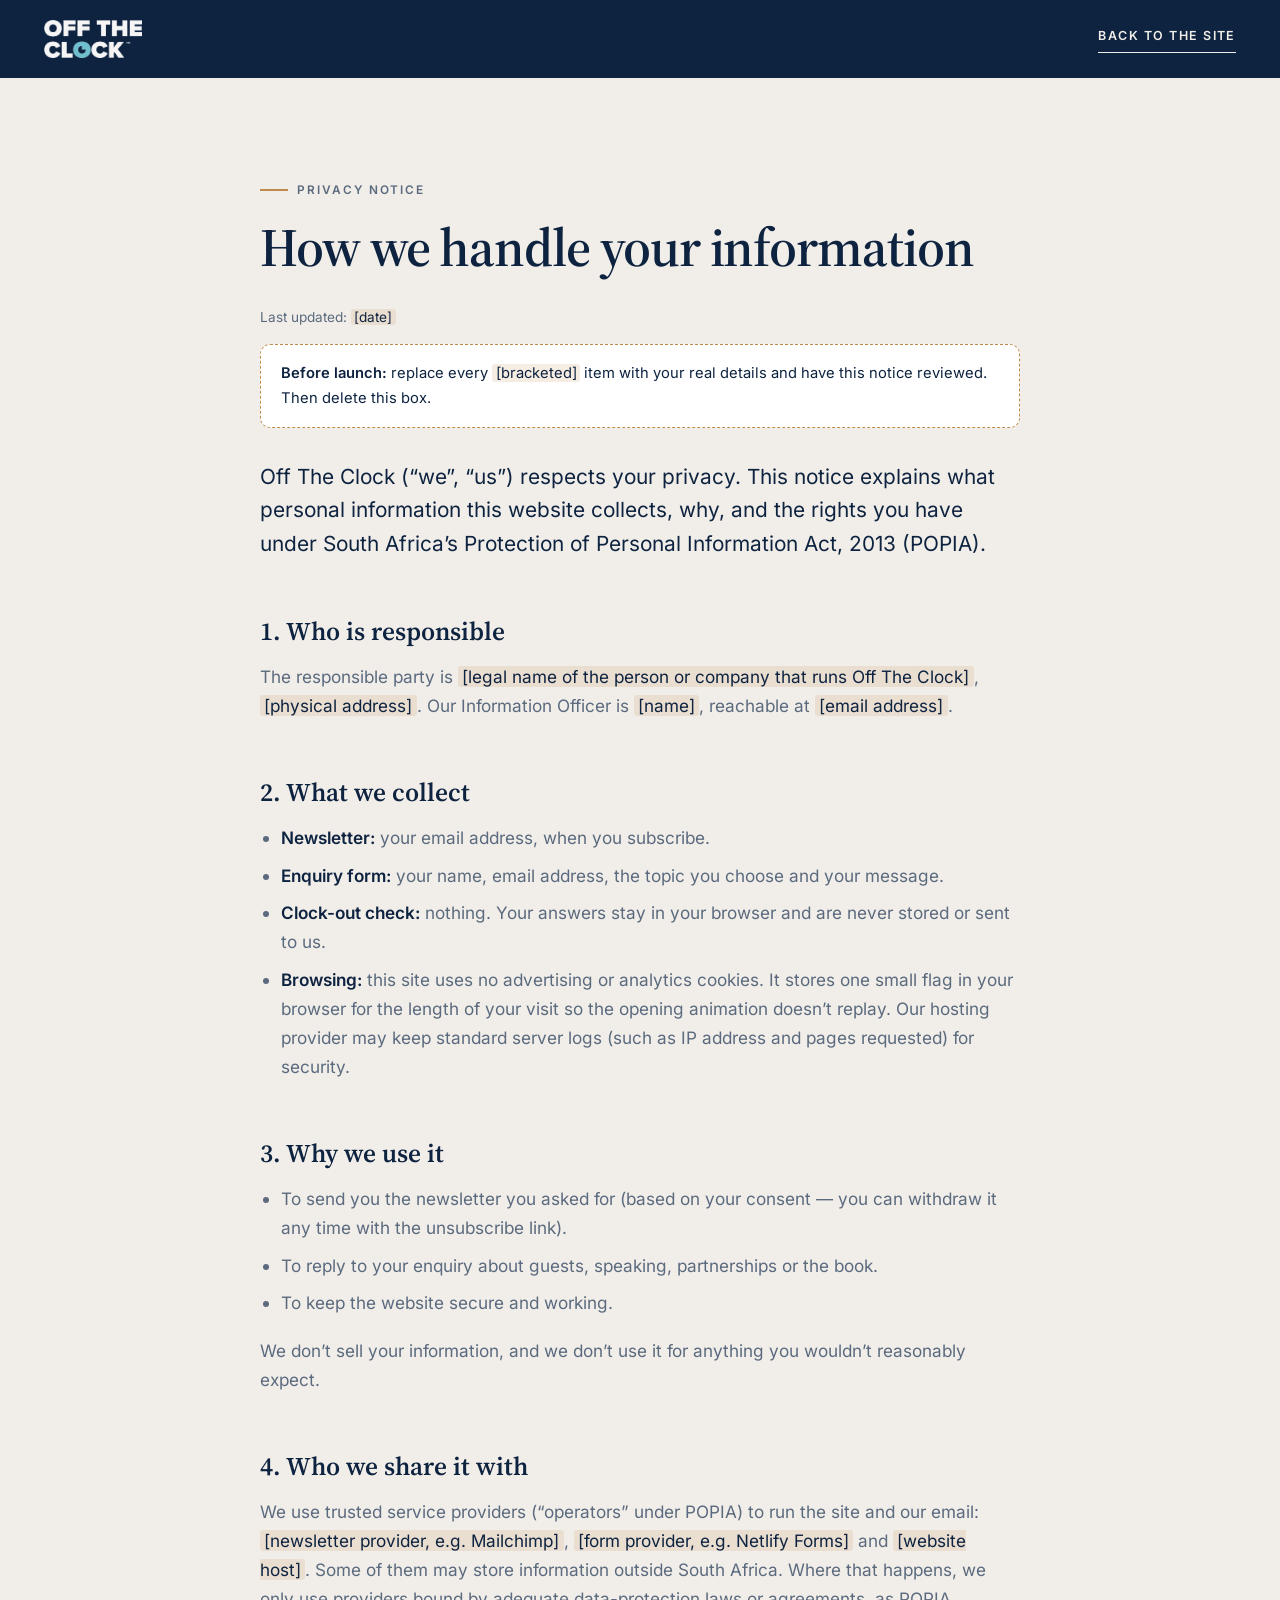
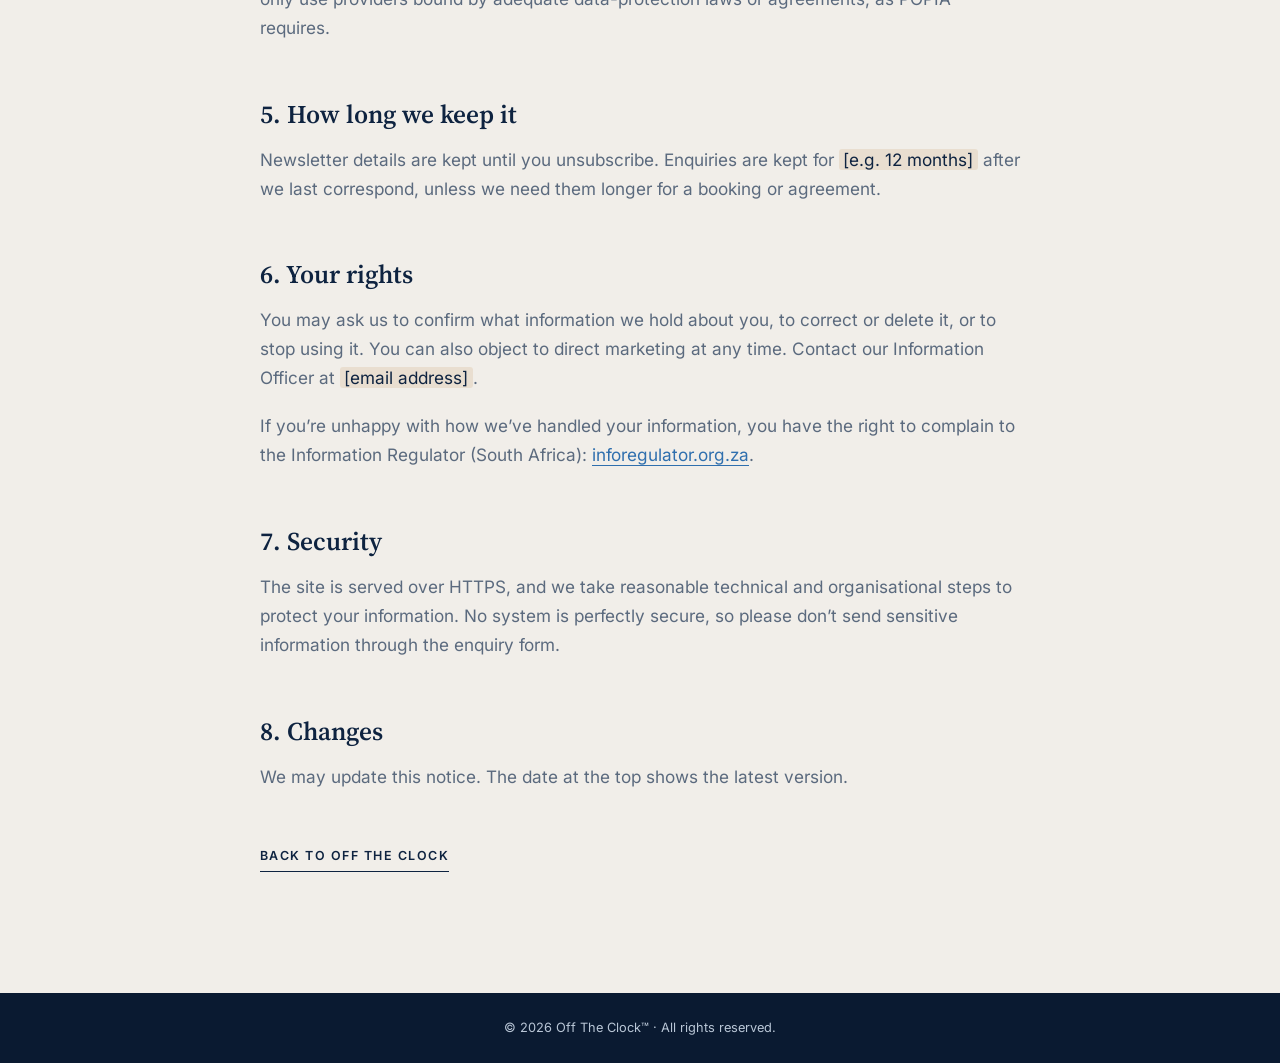
<file: privacy.html>
<!DOCTYPE html>
<html lang="en-ZA" class="static">
<head>
  <meta charset="utf-8">
  <meta name="viewport" content="width=device-width, initial-scale=1, viewport-fit=cover">
  <title>Privacy notice — Off The Clock</title>
  <meta name="description" content="How Off The Clock collects, uses and protects personal information under the Protection of Personal Information Act (POPIA).">
  <meta name="theme-color" content="#0E2340">
  <link rel="icon" href="assets/favicon.svg" type="image/svg+xml">
  <link rel="apple-touch-icon" href="assets/apple-touch-icon.png">
  <link rel="preload" href="fonts/source-serif-4-latin.woff2" as="font" type="font/woff2" crossorigin>
  <link rel="preload" href="fonts/inter-latin.woff2" as="font" type="font/woff2" crossorigin>
  <link rel="stylesheet" href="css/styles.css">
</head>
<body class="page">

<a class="skip" href="#main">Skip to content</a>

<header class="page__hdr">
  <a href="./" aria-label="Off The Clock — home"><img src="assets/logo-white-240.png" srcset="assets/logo-white-240.png 1x, assets/logo-white.png 2x" alt="Off The Clock" width="240" height="93"></a>
  <a class="tlink" href="./">Back to the site</a>
</header>

<main id="main" class="legal wrap" tabindex="-1">
  <p class="eyebrow">Privacy notice</p>
  <h1 class="h-display">How we handle your information</h1>
  <p class="legal__meta">Last updated: <span data-fill>[date]</span></p>

  <!-- TEMPLATE NOTICE: fill in every [bracketed] item, have it checked, then delete this box. -->
  <div class="legal__todo" role="note">
    <strong>Before launch:</strong> replace every <span data-fill>[bracketed]</span> item with your real details and have this notice reviewed. Then delete this box.
  </div>

  <p class="lead">Off The Clock (“we”, “us”) respects your privacy. This notice explains what personal information this website collects, why, and the rights you have under South Africa’s Protection of Personal Information Act, 2013 (POPIA).</p>

  <h2>1. Who is responsible</h2>
  <p>The responsible party is <span data-fill>[legal name of the person or company that runs Off The Clock]</span>, <span data-fill>[physical address]</span>. Our Information Officer is <span data-fill>[name]</span>, reachable at <span data-fill>[email address]</span>.</p>

  <h2>2. What we collect</h2>
  <ul>
    <li><strong>Newsletter:</strong> your email address, when you subscribe.</li>
    <li><strong>Enquiry form:</strong> your name, email address, the topic you choose and your message.</li>
    <li><strong>Clock-out check:</strong> nothing. Your answers stay in your browser and are never stored or sent to us.</li>
    <li><strong>Browsing:</strong> this site uses no advertising or analytics cookies. It stores one small flag in your browser for the length of your visit so the opening animation doesn’t replay. Our hosting provider may keep standard server logs (such as IP address and pages requested) for security.</li>
  </ul>

  <h2>3. Why we use it</h2>
  <ul>
    <li>To send you the newsletter you asked for (based on your consent — you can withdraw it any time with the unsubscribe link).</li>
    <li>To reply to your enquiry about guests, speaking, partnerships or the book.</li>
    <li>To keep the website secure and working.</li>
  </ul>
  <p>We don’t sell your information, and we don’t use it for anything you wouldn’t reasonably expect.</p>

  <h2>4. Who we share it with</h2>
  <p>We use trusted service providers (“operators” under POPIA) to run the site and our email: <span data-fill>[newsletter provider, e.g. Mailchimp]</span>, <span data-fill>[form provider, e.g. Netlify Forms]</span> and <span data-fill>[website host]</span>. Some of them may store information outside South Africa. Where that happens, we only use providers bound by adequate data-protection laws or agreements, as POPIA requires.</p>

  <h2>5. How long we keep it</h2>
  <p>Newsletter details are kept until you unsubscribe. Enquiries are kept for <span data-fill>[e.g. 12 months]</span> after we last correspond, unless we need them longer for a booking or agreement.</p>

  <h2>6. Your rights</h2>
  <p>You may ask us to confirm what information we hold about you, to correct or delete it, or to stop using it. You can also object to direct marketing at any time. Contact our Information Officer at <span data-fill>[email address]</span>.</p>
  <p>If you’re unhappy with how we’ve handled your information, you have the right to complain to the Information Regulator (South Africa): <a class="inline" href="https://inforegulator.org.za" rel="noopener">inforegulator.org.za</a>.</p>

  <h2>7. Security</h2>
  <p>The site is served over HTTPS, and we take reasonable technical and organisational steps to protect your information. No system is perfectly secure, so please don’t send sensitive information through the enquiry form.</p>

  <h2>8. Changes</h2>
  <p>We may update this notice. The date at the top shows the latest version.</p>

  <p class="legal__back"><a class="tlink tlink--ink" href="./">Back to Off The Clock</a></p>
</main>

<footer class="page__ftr">
  <p>© <span data-year>2026</span> Off The Clock™ · All rights reserved.</p>
</footer>

<script>document.querySelectorAll('[data-year]').forEach(function (el) { el.textContent = new Date().getFullYear(); });</script>
</body>
</html>
</file>
<file: css/styles.css>
/* ==========================================================================
   Off The Clock — styles
   1) Tokens  2) Base  3) Primitives  4) Sections in page order  5) .static
   Colours: ONLY use the tokens below. Change the palette here, nowhere else.
   Palette sampled from the brand assets (logo, promo card, book cover).
   ========================================================================== */

/* 0 · FONTS (self-hosted, SIL Open Font License — see fonts/README.md) -------
   Variable woff2: one file per family/style covers every weight used. */
@font-face { font-family: "Source Serif 4"; font-style: normal; font-weight: 500 700; font-display: swap; src: url("../fonts/source-serif-4-latin.woff2") format("woff2"); }
@font-face { font-family: "Source Serif 4"; font-style: italic; font-weight: 400 500; font-display: swap; src: url("../fonts/source-serif-4-italic-latin.woff2") format("woff2"); }
@font-face { font-family: "Inter"; font-style: normal; font-weight: 300 600; font-display: swap; src: url("../fonts/inter-latin.woff2") format("woff2");
  unicode-range: U+0000-00FF, U+0131, U+0152-0153, U+02BB-02BC, U+02C6, U+02DA, U+02DC, U+0304, U+0308, U+0329, U+2000-206F, U+20AC, U+2122, U+2191, U+2193, U+2212, U+2215, U+FEFF, U+FFFD; }
@font-face { font-family: "Inter"; font-style: normal; font-weight: 300 600; font-display: swap; src: url("../fonts/inter-ipa.woff2") format("woff2");
  unicode-range: U+025B, U+0261, U+026A, U+02C8; } /* only the IPA glyphs in "/ɪnˈtɛɡrɪti/" */
@font-face { font-family: "Montserrat"; font-style: normal; font-weight: 800 900; font-display: swap; src: url("../fonts/montserrat-latin.woff2") format("woff2"); }

/* 1 · TOKENS ------------------------------------------------------------- */
:root {
  /* brand */
  --navy: #0E2340;         /* logo navy: dark sections, text on light */
  --navy-2: #15305A;       /* raised navy surface */
  --navy-3: #0A1A31;       /* deepest navy: topics, footer */
  --sky: #70CDDE;          /* the clock "O": accent, CTAs on dark */
  --sky-2: #A9E2EC;        /* lighter sky: hover */
  --blue: #2F6FAE;         /* book-cover blue: accent text on light */
  --blue-l: #5B9BD6;       /* book-cover circles, light */
  --blue-d: #1F4E83;       /* book-cover circles, dark */
  --gold: #C08A4C;         /* promo-card rule: hairlines, small moments */
  --paper: #F1EEE9;        /* promo-card paper: light sections */
  --paper-2: #E6E1D9;      /* paper borders / raised */
  --ice: #E4ECF5;          /* book-cover sky, top */
  --ice-2: #C9D9EA;        /* book-cover sky, bottom */
  --white: #FFFFFF;
  --ink: #0B1628;          /* body text on light */
  --slate: #5B6A7E;        /* muted text on light */
  --mist: #B9C6D6;         /* muted text on dark */
  --line-dark: rgba(241, 238, 233, .14);
  --line-light: rgba(14, 35, 64, .14);

  /* type */
  --f-display: "Source Serif 4", "Source Serif Pro", Georgia, "Times New Roman", serif;
  --f-body: "Inter", system-ui, -apple-system, "Segoe UI", Roboto, Arial, sans-serif;
  --f-brand: "Montserrat", "Arial Black", system-ui, sans-serif;   /* logo-style caps only */
  --fs-hero: clamp(2.9rem, 6.2vw, 6.1rem);
  --fs-h2: clamp(2.1rem, 4.2vw, 3.7rem);
  --fs-body: clamp(.98rem, .94rem + .2vw, 1.07rem);
  --fs-small: .74rem;
  --track-caps: .16em;

  /* space + shape */
  --gutter: clamp(18px, 4vw, 44px);
  --maxw: 1280px;
  --sec-pad: clamp(88px, 12vw, 168px);
  --radius: 14px;
  --hdr-h: 88px;

  /* motion (JS mirrors these in main.js → EASE) */
  --ease-out: cubic-bezier(.16, 1, .3, 1);
}

/* 2 · BASE --------------------------------------------------------------- */
*, *::before, *::after { box-sizing: border-box; }
html { -webkit-text-size-adjust: 100%; }
html.lenis, html.lenis body { height: auto; }
.lenis.lenis-smooth { scroll-behavior: auto !important; }
.lenis.lenis-stopped { overflow: clip; }
body {
  margin: 0;
  background: var(--navy);
  color: var(--ink);
  font-family: var(--f-body);
  font-weight: 400;
  font-size: var(--fs-body);
  line-height: 1.7;
  overflow-x: clip;
  -webkit-font-smoothing: antialiased;
  text-rendering: optimizeLegibility;
}
img, video, svg { display: block; max-width: 100%; }
a { color: inherit; text-decoration: none; }
button, input, select, textarea { font: inherit; color: inherit; }
button { background: none; border: 0; cursor: pointer; padding: 0; }
p { margin: 0 0 1.1em; }
em { font-style: italic; }
::selection { background: var(--sky); color: var(--navy); }
:focus-visible { outline: 2px solid var(--sky); outline-offset: 3px; border-radius: 4px; }
.skip {
  position: fixed; z-index: 200; left: 16px; top: 12px; padding: 12px 18px; border-radius: 999px;
  background: var(--sky); color: var(--navy); font-weight: 600; font-size: .85rem;
  transform: translateY(-160%); transition: transform .3s var(--ease-out);
}
.skip:focus { transform: none; }
[tabindex="-1"]:focus { outline: none; }
.sr { position: absolute; width: 1px; height: 1px; overflow: hidden; clip: rect(0 0 0 0); white-space: nowrap; }
.wrap { width: min(100% - 2 * var(--gutter), var(--maxw)); margin-inline: auto; }
section { position: relative; }
.section--navy { background: var(--navy); color: var(--paper); }
.section--deep { background: var(--navy-3); color: var(--paper); }
.section--paper { background: var(--paper); color: var(--ink); }
.section--sky { background: linear-gradient(180deg, var(--ice) 0%, var(--ice-2) 100%); color: var(--ink); }

/* 3 · PRIMITIVES --------------------------------------------------------- */
/* Image wrapper: GSAP owns its transform (un-zoom, drift). Never add a CSS transform here. */
.ph { position: absolute; inset: 0; background: var(--navy-2); }
.ph > img, .ph > picture, .ph > picture > img { display: block; width: 100%; height: 100%; object-fit: cover; }
.zoom { position: absolute; inset: 0; overflow: hidden; transition: transform 1.2s var(--ease-out); } /* CSS hover layer */

/* the clock mark (logo "O") — recolour with --clock-ring / --clock-face */
.clock { --clock-ring: var(--sky); --clock-face: var(--navy); width: 1em; height: 1em; flex: none; overflow: visible; }
.clock__ring, .clock__hand { fill: var(--clock-ring); }
.clock__face { fill: var(--clock-face); }
.clock--sm { width: 34px; height: 34px; }
.clock--q2 { transform: rotate(90deg); }
.clock--q3 { transform: rotate(180deg); }

/* display headings */
.h-display {
  font-family: var(--f-display); font-weight: 600; font-size: var(--fs-h2);
  line-height: 1.06; letter-spacing: -.02em; margin: 0 0 .55em; color: inherit;
  font-optical-sizing: auto; text-wrap: balance;
}
.h-display em { font-weight: 400; color: var(--blue); }
.section--navy .h-display em, .section--deep .h-display em { color: var(--sky); }
.h-display--xl { font-size: clamp(2.6rem, 6vw, 5.4rem); }

/* split-word masks (built by main.js) */
.w { display: inline-block; overflow: hidden; vertical-align: top; padding: .08em .02em .14em; margin: -.08em -.02em -.14em; }
.wi { display: inline-block; will-change: transform; }

.eyebrow {
  display: flex; align-items: center; gap: .8em;
  font-weight: 600; font-size: var(--fs-small); letter-spacing: var(--track-caps);
  text-transform: uppercase; color: var(--slate); margin-bottom: 1.6em;
}
.eyebrow::before { content: ""; width: 28px; height: 2px; background: var(--gold); flex: none; }
.eyebrow--sky { color: var(--sky); }
.eyebrow .dot { width: 8px; height: 8px; border-radius: 50%; background: var(--sky); box-shadow: 0 0 0 0 var(--sky); animation: pulse 2.4s var(--ease-out) infinite; }
.eyebrow:has(.dot)::before { display: none; }
@keyframes pulse { 0% { box-shadow: 0 0 0 0 rgba(112, 205, 222, .6); } 80%, 100% { box-shadow: 0 0 0 12px rgba(112, 205, 222, 0); } }

.lead { font-size: clamp(1.1rem, 1rem + .4vw, 1.3rem); line-height: 1.6; color: inherit; }

.rule { display: block; width: 120px; height: 3px; background: var(--gold); margin: 30px 0; transform-origin: left; }
.rule--sm { width: 44px; height: 2px; margin: 0; }

/* underlined text link — hairline that re-draws on hover */
.tlink {
  position: relative; display: inline-block; padding-bottom: 6px;
  font-weight: 600; font-size: .78rem; letter-spacing: .12em; text-transform: uppercase; color: var(--paper);
}
.tlink::after {
  content: ""; position: absolute; left: 0; right: 0; bottom: 0; height: 1px; background: currentColor;
  transform-origin: right; transition: transform .5s var(--ease-out);
}
.tlink::before {
  content: ""; position: absolute; left: 0; right: 0; bottom: 0; height: 2px; background: var(--sky);
  transform: scaleX(0); transform-origin: left; transition: transform .5s .12s var(--ease-out);
}
.tlink:hover::after { transform: scaleX(0); }
.tlink:hover::before { transform: scaleX(1); }
.tlink--ink { color: var(--navy); }
.tlink--ink::before { background: var(--blue); }
.inline { color: var(--blue); border-bottom: 1px solid currentColor; }

.btn {
  display: inline-flex; align-items: center; justify-content: center; gap: .6em;
  min-height: 48px; padding: 0 1.5em; border-radius: 999px; border: 1px solid transparent;
  font-weight: 600; font-size: .76rem; letter-spacing: .1em; text-transform: uppercase; white-space: nowrap;
  transition: background-color .3s, color .3s, border-color .3s, transform .4s var(--ease-out), box-shadow .4s;
}
.btn svg { width: 14px; height: 14px; fill: currentColor; }
.btn:hover { transform: translateY(-2px); }
.btn--sky { background: var(--sky); color: var(--navy); }
.btn--sky:hover { background: var(--sky-2); box-shadow: 0 14px 30px -14px rgba(112, 205, 222, .8); }
.btn--navy { background: var(--navy); color: var(--paper); }
.btn--navy:hover { background: var(--navy-2); box-shadow: 0 14px 30px -16px rgba(14, 35, 64, .7); }
.btn--line { border-color: var(--line-light); color: var(--navy); }
.btn--line:hover { border-color: var(--navy); }
.btn--light { background: var(--paper); color: var(--navy); }
.btn--light:hover { background: var(--white); }

/* links with no URL yet (set in LINKS, js/main.js) */
.is-soon { position: relative; }
.btn.is-soon::after, .plat.is-soon::after {
  content: "Soon"; margin-left: .2em; padding: .2em .6em; border-radius: 999px;
  font-size: .58rem; letter-spacing: .12em; background: var(--line-light); color: inherit;
}
.plat.is-soon::after { background: var(--line-dark); }

.tag {
  display: inline-block; padding: .35em .9em; border-radius: 999px; background: var(--paper-2);
  font-weight: 600; font-size: .64rem; letter-spacing: .14em; text-transform: uppercase; color: var(--navy);
}
.tag--sky { background: var(--sky); color: var(--navy); }

.sec-head { margin-bottom: clamp(44px, 6vw, 80px); max-width: 680px; }
.sec-head__lead { color: var(--slate); font-size: 1.08rem; }

/* 4 · SECTIONS ----------------------------------------------------------- */

/* 00 loader */
.loader { display: none; }
.js .loader {
  position: fixed; inset: 0; z-index: 100; display: grid; place-items: center;
  background: var(--navy); color: var(--paper);
  animation: loader-safety 0s linear 5s forwards; /* failsafe if JS stalls */
}
.loader__inner { display: grid; justify-items: center; gap: 22px; }
.loader__clock { width: clamp(72px, 10vw, 104px); height: auto; }
.loader__word { display: flex; gap: .3em; font-family: var(--f-brand); font-weight: 900; font-size: clamp(1.6rem, 4vw, 2.4rem); line-height: 1; text-transform: uppercase; letter-spacing: -.01em; overflow: hidden; padding: .05em 0; }
.loader__word span { display: inline-block; }
.loader__rule { width: 120px; height: 2px; background: var(--gold); transform-origin: left; }
.loader__tag { font-size: .72rem; font-weight: 500; letter-spacing: var(--track-caps); text-transform: uppercase; color: var(--mist); }
@keyframes loader-safety { to { visibility: hidden; opacity: 0; pointer-events: none; } }
.is-loaded .loader { display: none; }

/* 01 header */
.hdr {
  position: fixed; inset: 0 0 auto; z-index: 50; height: var(--hdr-h);
  display: flex; align-items: center; justify-content: space-between; gap: 24px;
  padding-inline: var(--gutter); color: var(--paper);
  transition: transform .45s var(--ease-out), background-color .4s, height .4s, box-shadow .4s;
}
.hdr.is-solid { background: rgba(14, 35, 64, .92); backdrop-filter: blur(14px) saturate(1.2); -webkit-backdrop-filter: blur(14px) saturate(1.2); height: 72px; box-shadow: 0 1px 0 var(--line-dark); }
.hdr.is-hidden { transform: translateY(-100%); }
.hdr__brand img { width: auto; height: 42px; transition: height .4s var(--ease-out); }
.hdr.is-solid .hdr__brand img { height: 36px; }
.hdr__nav { display: flex; gap: clamp(20px, 2.6vw, 40px); margin-left: auto; }
.hdr__nav a { position: relative; font-size: .78rem; font-weight: 500; letter-spacing: .1em; text-transform: uppercase; padding: 8px 0; color: var(--paper); opacity: .85; transition: opacity .3s; }
.hdr__nav a::after { content: ""; position: absolute; left: 0; right: 0; bottom: 2px; height: 2px; background: var(--sky); transform: scaleX(0); transform-origin: right; transition: transform .5s var(--ease-out); }
.hdr__nav a:hover, .hdr__nav a[aria-current] { opacity: 1; }
.hdr__nav a:hover::after, .hdr__nav a[aria-current]::after { transform: scaleX(1); transform-origin: left; }
.hdr__end { display: flex; align-items: center; gap: 14px; }
.hdr__cta { min-height: 42px; padding: 0 1.2em; }
.hdr__burger { width: 44px; height: 44px; display: none; align-content: center; justify-items: end; gap: 6px; }
.hdr__burger i { display: block; width: 26px; height: 1.5px; background: currentColor; transition: width .35s var(--ease-out); }
.hdr__burger i:nth-child(3) { width: 16px; }
.hdr__burger:hover i:nth-child(3) { width: 26px; }

/* drawer */
.drawer-scrim { position: fixed; inset: 0; z-index: 60; background: rgba(10, 26, 49, .55); opacity: 0; pointer-events: none; transition: opacity .5s; }
.drawer {
  position: fixed; inset: 0 0 0 auto; z-index: 61; width: min(460px, 100%);
  background: var(--paper); color: var(--navy); padding: 36px clamp(24px, 5vw, 52px) 40px; overflow-y: auto;
  transform: translateX(100%); visibility: hidden;
  transition: transform .7s var(--ease-out), visibility 0s .7s;
}
.menu-open .drawer { transform: none; visibility: visible; transition: transform .7s var(--ease-out); }
.menu-open .drawer-scrim { opacity: 1; pointer-events: auto; }
.drawer__close { position: absolute; top: 24px; right: 20px; width: 44px; height: 44px; display: grid; place-items: center; }
.drawer__close svg { width: 22px; height: 22px; stroke: currentColor; stroke-width: 1.4; fill: none; }
.drawer__logo { height: 44px; width: auto; margin-bottom: 36px; }
.drawer__nav { display: grid; margin-bottom: 40px; border-top: 1px solid var(--line-light); }
.drawer__nav a { display: flex; align-items: baseline; gap: 18px; padding: 14px 4px; border-bottom: 1px solid var(--line-light); font-family: var(--f-display); font-weight: 600; font-size: clamp(1.4rem, 5vw, 1.8rem); line-height: 1.2; transition: color .3s, padding .4s var(--ease-out); }
.drawer__nav a span { font-family: var(--f-body); font-size: .72rem; font-weight: 600; color: var(--gold); letter-spacing: .1em; }
.drawer__nav a:hover { color: var(--blue); padding-left: 12px; }
.drawer__title { font-weight: 600; font-size: .72rem; letter-spacing: var(--track-caps); text-transform: uppercase; color: var(--slate); margin-bottom: 14px; }
.drawer__social { display: flex; flex-wrap: wrap; gap: 10px 22px; font-weight: 600; font-size: .8rem; letter-spacing: .06em; }
.drawer__social a:hover { color: var(--blue); }

/* 02 hero */
.hero { min-height: 100svh; display: grid; align-items: center; overflow: hidden; padding: calc(var(--hdr-h) + 32px) 0 96px; }
.hero__dial { position: absolute; width: min(92vh, 760px); right: -10%; top: 50%; translate: 0 -50%; fill: none; stroke: var(--line-dark); stroke-width: .6; pointer-events: none; }
.hero__ticks line { stroke: var(--line-dark); }
.hero__ticks line.major { stroke: rgba(112, 205, 222, .35); stroke-width: 1.2; }
.hero__grid { position: relative; z-index: 2; display: grid; grid-template-columns: minmax(0, 1.08fr) minmax(0, .92fr); gap: clamp(36px, 5vw, 88px); align-items: center; }
.hero__title { font-family: var(--f-display); font-weight: 600; font-size: var(--fs-hero); line-height: 1; letter-spacing: -.03em; margin: 0; color: var(--white); }
.hero__title .line { display: block; }
.hero__title em { font-weight: 400; color: var(--sky); }
.hero__sub { max-width: 30em; color: var(--mist); font-size: clamp(1.02rem, .98rem + .3vw, 1.18rem); margin-bottom: 34px; }
.hero__actions { display: flex; flex-wrap: wrap; align-items: center; gap: 18px 30px; margin-bottom: 40px; }
.plats { display: flex; flex-wrap: wrap; align-items: center; gap: 10px; padding-top: 26px; border-top: 1px solid var(--line-dark); max-width: 560px; }
.plats__label { font-size: .68rem; font-weight: 600; letter-spacing: var(--track-caps); text-transform: uppercase; color: var(--mist); margin-right: 6px; }
.plat { display: inline-flex; align-items: center; gap: 8px; min-height: 40px; padding: 0 14px; border-radius: 999px; border: 1px solid var(--line-dark); font-size: .78rem; font-weight: 500; transition: border-color .3s, background-color .3s; }
.plat svg { width: 18px; height: 18px; fill: none; stroke: currentColor; stroke-width: 1.5; stroke-linecap: round; }
.plat svg .fill, .ftr__social .fill { fill: currentColor; stroke: none; }
.plat:hover { border-color: var(--sky); background: rgba(112, 205, 222, .08); }

.hero__media { position: relative; margin: 0; justify-self: end; width: 100%; max-width: 580px; }
.hero__frame { position: relative; width: 100%; aspect-ratio: 780 / 824; max-height: calc(100svh - var(--hdr-h) - 150px); overflow: hidden; border-radius: 6px; box-shadow: 0 50px 100px -40px rgba(0, 0, 0, .6); }
.hero__frame::after { content: ""; position: absolute; inset: 0; box-shadow: inset 0 0 0 1px var(--line-dark); border-radius: inherit; pointer-events: none; }
.hero__cap { display: flex; align-items: center; gap: 14px; margin-top: 18px; font-family: var(--f-display); font-weight: 600; font-size: clamp(1.1rem, 1.6vw, 1.45rem); color: var(--paper); }
.badge { position: absolute; left: -64px; bottom: 68px; width: 136px; height: 136px; border-radius: 50%; background: var(--navy); display: grid; place-items: center; box-shadow: 0 20px 50px -20px rgba(0, 0, 0, .7), inset 0 0 0 1px var(--line-dark); }
.badge__text { position: absolute; inset: 0; width: 100%; height: 100%; }
.badge__text text { font-family: var(--f-body); font-size: 13.4px; font-weight: 600; letter-spacing: .21em; fill: var(--paper); }
.badge__clock { width: 48px; height: 48px; }
.hero__cue { position: absolute; z-index: 2; left: 50%; bottom: 22px; translate: -50% 0; display: grid; justify-items: center; gap: 10px; font-size: .64rem; font-weight: 600; letter-spacing: .22em; text-transform: uppercase; color: var(--mist); }
.hero__cue i { display: block; width: 1px; height: 40px; background: var(--line-dark); position: relative; overflow: hidden; }
.hero__cue i::after { content: ""; position: absolute; left: 0; top: 0; width: 1px; height: 40%; background: var(--sky); animation: cue 2.2s var(--ease-out) infinite; }
@keyframes cue { 0% { transform: translateY(-100%); } 100% { transform: translateY(260%); } }

/* 03 show */
.show { padding-block: var(--sec-pad); }
.show__grid { display: grid; grid-template-columns: minmax(0, 5fr) minmax(0, 6fr); gap: clamp(32px, 7vw, 120px); align-items: start; }
.show .h-display { color: var(--navy); }
.show__copy { padding-top: clamp(0px, 4vw, 52px); }
.show__copy .lead { color: var(--navy); }
.show__copy p { color: var(--slate); }
.pillars { list-style: none; margin: 40px 0 44px; padding: 0; display: grid; border-top: 1px solid var(--line-light); }
.pillars li { display: grid; grid-template-columns: 34px 1fr; gap: 20px; align-items: center; padding: 20px 0; border-bottom: 1px solid var(--line-light); }
.pillars .clock { --clock-face: var(--paper); }
.pillars strong { display: block; font-family: var(--f-display); font-weight: 600; font-size: 1.3rem; color: var(--navy); line-height: 1.2; }
.pillars span { font-size: .95rem; color: var(--slate); }

/* 04 integrity (pinned) */
.integrity__stage { position: relative; height: 100svh; min-height: 600px; overflow: hidden; display: grid; align-items: center; }
.integrity__bg { position: absolute; inset: -10%; background: radial-gradient(70% 60% at 30% 40%, var(--navy-2) 0%, transparent 70%), radial-gradient(50% 50% at 90% 90%, rgba(112, 205, 222, .12) 0%, transparent 70%); }
.integrity__inner { position: relative; display: grid; grid-template-columns: minmax(0, 1.1fr) minmax(0, .9fr); gap: clamp(28px, 6vw, 96px); align-items: center; }
.integrity__title { font-family: var(--f-body); font-weight: 400; font-size: clamp(3.6rem, 11vw, 10rem); line-height: .9; letter-spacing: -.045em; margin: 0 0 .18em; color: var(--white); }
.integrity__title .ch { display: inline-block; }
.integrity__ipa { font-weight: 300; font-size: clamp(1.3rem, 2.6vw, 2.2rem); color: var(--mist); margin: 0 0 .3em; letter-spacing: .01em; line-height: 1.3; }
.integrity__pos { font-weight: 300; font-size: clamp(1.1rem, 2vw, 1.6rem); color: var(--sky); margin: 0; }
.defs { list-style: none; margin: 0; padding: 0; display: grid; gap: 4px; }
.defs li { display: grid; grid-template-columns: 38px 1fr; gap: 10px; padding: 20px 0; border-top: 1px solid var(--line-dark); }
.defs li:last-child { border-bottom: 1px solid var(--line-dark); }
.defs span { font-weight: 600; color: var(--sky); font-size: 1.1rem; }
.defs strong { display: block; font-family: var(--f-display); font-weight: 600; font-size: clamp(1.25rem, 2vw, 1.6rem); color: var(--white); line-height: 1.25; }
.defs em { font-style: normal; color: var(--mist); font-size: .98rem; }
.integrity__note { grid-column: 1 / -1; margin: 0; font-family: var(--f-display); font-style: italic; font-size: clamp(1rem, 1.4vw, 1.2rem); color: var(--mist); display: flex; align-items: center; gap: 14px; }
.integrity__note::before { content: ""; width: 44px; height: 2px; background: var(--gold); flex: none; }

/* 04b marquee */
.marquee { overflow: hidden; padding-block: clamp(34px, 5vw, 64px); border-block: 1px solid var(--line-dark); }
.marquee__row { display: flex; width: max-content; will-change: transform; }
.marquee__set { display: flex; align-items: center; flex: none; }
.marquee__set span {
  font-family: var(--f-brand); font-weight: 900; text-transform: uppercase; font-size: clamp(2.6rem, 7.4vw, 6.6rem); line-height: 1; white-space: nowrap; letter-spacing: -.01em;
  color: var(--navy-2); padding-inline: clamp(18px, 2.6vw, 38px); transition: color .5s;
}
.marquee__set span:nth-of-type(odd) { color: var(--paper); }
.marquee__set span:hover { color: var(--sky); }
/* decorative words live in CSS content (data-w) so they aren't read or contrast-checked as page text */
.marquee__set span::before { content: attr(data-w); }
.marquee__set .clock { width: clamp(2rem, 5.2vw, 4.6rem); height: clamp(2rem, 5.2vw, 4.6rem); }

/* 05 topics (pinned horizontal) */
.topics__stage { height: 100svh; min-height: 620px; display: flex; flex-direction: column; justify-content: center; overflow: hidden; padding-top: 72px; padding-bottom: 28px; }
.topics__head { display: flex; align-items: flex-end; justify-content: space-between; gap: 16px; margin-bottom: clamp(18px, 3vh, 36px); }
.topics__head .h-display { margin-bottom: 0; }
.topics__head .eyebrow { margin-bottom: 1em; }
.topics__hint { color: var(--mist); font-size: .72rem; letter-spacing: var(--track-caps); text-transform: uppercase; font-weight: 600; white-space: nowrap; margin: 0; }
.topics__viewport { overflow: hidden; }
.topics__track { display: flex; gap: clamp(14px, 2vw, 28px); padding-inline: var(--gutter); width: max-content; }
.tcard {
  --fg: var(--paper); --bg: var(--navy-2);
  position: relative; flex: 0 0 auto; width: min(78vw, 470px); height: min(60svh, 560px); overflow: hidden; border-radius: var(--radius);
  background: var(--bg); color: var(--fg); padding: clamp(22px, 3vw, 36px); display: flex; flex-direction: column; justify-content: space-between;
}
.tcard::before { content: ""; position: absolute; width: 150%; aspect-ratio: 1; right: -75%; bottom: -75%; border-radius: 50%; border: 1px solid currentColor; opacity: .12; }
.tcard::after { content: ""; position: absolute; width: 110%; aspect-ratio: 1; right: -55%; bottom: -55%; border-radius: 50%; border: 1px solid currentColor; opacity: .1; }
.tcard__num::before { content: attr(data-n); } /* decorative: CSS content, not page text */
.tcard__num { font-family: var(--f-brand); font-weight: 900; font-size: clamp(3.4rem, 6vw, 5rem); line-height: 1; letter-spacing: -.02em; color: var(--fg); opacity: .16; }
.tcard__clock { position: absolute; top: clamp(22px, 3vw, 36px); right: clamp(22px, 3vw, 36px); width: clamp(60px, 7vw, 84px); height: auto; }
.tcard__body { position: relative; z-index: 1; }
.tcard__label { font-family: var(--f-display); font-weight: 600; font-size: clamp(1.6rem, 2.6vw, 2.2rem); line-height: 1.1; margin: 0 0 .5em; letter-spacing: -.01em; }
.tcard__meta { font-size: .98rem; line-height: 1.55; margin: 0; max-width: 30em; opacity: .82; }
.tcard--navy { --bg: var(--navy-2); }
.tcard--sky { --bg: var(--sky); --fg: var(--navy); }
.tcard--sky .clock { --clock-ring: var(--navy); --clock-face: var(--sky); }
.tcard--paper { --bg: var(--paper); --fg: var(--navy); }
.tcard--paper .clock { --clock-face: var(--paper); }
.tcard--gold { --bg: var(--gold); --fg: var(--navy); }
.tcard--gold .clock { --clock-ring: var(--navy); --clock-face: var(--gold); }
.tcard--ink { --bg: var(--navy); box-shadow: inset 0 0 0 1px var(--line-dark); }
.topics__progress { width: min(100% - 2 * var(--gutter), var(--maxw)); margin: clamp(20px, 3vh, 32px) auto 0; height: 2px; background: var(--line-dark); }
.topics__progress span { display: block; height: 100%; background: var(--sky); transform-origin: left; transform: scaleX(.02); }

/* 06 episodes */
.episodes { padding-block: var(--sec-pad); }
.episodes .h-display { color: var(--navy); }
.epgrid { list-style: none; margin: 0; padding: 0; display: grid; grid-template-columns: minmax(0, 1.5fr) minmax(0, 1fr); gap: clamp(14px, 2vw, 24px); align-items: stretch; }
.ep { border-radius: var(--radius); overflow: hidden; display: flex; transform-style: preserve-3d; }
.ep__body { padding: clamp(24px, 3vw, 40px); display: flex; flex-direction: column; align-items: flex-start; gap: 10px; }
.ep h3 { font-family: var(--f-display); font-weight: 600; font-size: clamp(1.5rem, 2.4vw, 2.1rem); line-height: 1.12; margin: 8px 0 0; letter-spacing: -.01em; }
.ep p { margin: 0 0 14px; }
.ep--feature { background: var(--white); box-shadow: 0 1px 0 var(--line-light); transition: box-shadow .5s; }
.ep--feature:hover { box-shadow: 0 40px 80px -40px rgba(14, 35, 64, .45); }
.ep--feature { flex-direction: column; }
.ep--feature .ep__media { position: relative; aspect-ratio: 4 / 3; overflow: hidden; }
.ep--feature .ep__media .ph { inset: -3% 0; } /* the promo is a designed card: keep crop minimal */
.ep--feature:hover .zoom { transform: scale(1.04); }
.ep--feature .ep__body { flex: 1; }
.ep--feature h3 { color: var(--navy); }
.ep--feature p { color: var(--slate); }
.ep__listen { display: flex; flex-wrap: wrap; gap: 10px; margin-top: 8px; }
.ep__listen .btn { min-height: 44px; padding: 0 1.2em; }
.ep--next { background: var(--navy); color: var(--paper); flex-direction: column; justify-content: space-between; }
.ep--next p { color: var(--mist); }
.ep__wave { display: flex; align-items: center; gap: 5px; height: 150px; padding: 0 clamp(24px, 3vw, 40px); margin-top: clamp(24px, 3vw, 40px); }
.ep__wave i { flex: 1; height: 100%; border-radius: 99px; background: var(--sky); transform-origin: center; animation: wave 1.6s ease-in-out infinite; opacity: .9; }
.ep__wave i:nth-child(3n) { animation-duration: 1.2s; background: var(--sky-2); }
.ep__wave i:nth-child(4n) { animation-duration: 1.9s; }
.ep__wave i:nth-child(5n) { animation-duration: 1.4s; background: var(--gold); }
.ep__wave i:nth-child(2n) { animation-delay: -.4s; }
.ep__wave i:nth-child(3n+1) { animation-delay: -.9s; }
@keyframes wave { 0%, 100% { transform: scaleY(.18); } 50% { transform: scaleY(.8); } }

/* 06b clock-out check (playable) */
.checkin { display: grid; grid-template-columns: minmax(0, 4fr) minmax(0, 6fr); gap: clamp(24px, 5vw, 72px); margin-top: clamp(56px, 8vw, 96px); background: var(--navy); color: var(--paper); border-radius: var(--radius); padding: clamp(28px, 5vw, 64px); overflow: hidden; }
.checkin__title { font-family: var(--f-display); font-weight: 600; font-size: clamp(1.8rem, 3.2vw, 2.7rem); line-height: 1.08; letter-spacing: -.02em; margin: 0 0 .45em; color: var(--white); }
.checkin__title em { font-weight: 400; color: var(--sky); }
.checkin__intro p:last-child { color: var(--mist); }
.checkin__panel { min-height: 300px; }
.q__count { display: flex; align-items: center; gap: 12px; font-size: .7rem; letter-spacing: var(--track-caps); text-transform: uppercase; color: var(--mist); font-weight: 600; margin: 0; }
.q__bar { flex: 1; max-width: 160px; height: 2px; background: var(--line-dark); position: relative; }
.q__bar i { position: absolute; inset: 0; background: var(--sky); transform-origin: left; }
.q__text { font-family: var(--f-display); font-size: clamp(1.25rem, 2vw, 1.6rem); font-weight: 500; color: var(--white); line-height: 1.35; margin: 16px 0 24px; }
.q__opts { display: flex; gap: 12px; flex-wrap: wrap; }
.q__opt { min-height: 48px; padding: 0 1.8em; border-radius: 999px; border: 1px solid var(--line-dark); font-weight: 600; font-size: .78rem; letter-spacing: .1em; text-transform: uppercase; transition: background-color .3s, border-color .3s, color .3s; }
.q__opt:hover:not(:disabled) { border-color: var(--sky); }
.q__opt.is-picked { background: var(--sky); color: var(--navy); border-color: var(--sky); }
.q__opt:disabled:not(.is-picked) { opacity: .45; }
.q__opt:disabled { cursor: default; }
.q__why { margin: 22px 0 0; padding-top: 18px; border-top: 1px solid var(--line-dark); color: var(--mist); font-size: .98rem; }
.q__next { margin-top: 18px; }
.q__score { display: flex; align-items: center; gap: 18px; margin: 14px 0 12px; }
.q__score .clock { width: 64px; height: 64px; }
.q__score strong { font-family: var(--f-display); font-weight: 600; font-size: clamp(1.6rem, 3vw, 2.2rem); line-height: 1.1; color: var(--white); }
.q__result { color: var(--mist); margin-bottom: 22px; }

/* 07 host */
.host { padding-block: var(--sec-pad); overflow: hidden; }
.host__grid { display: grid; grid-template-columns: minmax(0, 5fr) minmax(0, 6fr); gap: clamp(36px, 7vw, 120px); align-items: center; }
.host__media { position: relative; max-width: 480px; }
.host__frame { position: relative; aspect-ratio: 400 / 550; overflow: hidden; border-radius: 6px; box-shadow: 0 50px 100px -40px rgba(0, 0, 0, .6); }
.host__frame .ph { inset: -10% 0; }
.host__clock { position: absolute; width: clamp(72px, 9vw, 112px); height: auto; right: -28px; bottom: -28px; }
.host__copy .h-display { color: var(--white); margin-bottom: 0; }
.host__copy .rule { margin: 26px 0 30px; }
.host__copy .lead { color: var(--paper); }
.host__copy p { color: var(--mist); }
.host__copy .lead em { color: var(--sky); }
.creds { display: grid; grid-template-columns: repeat(3, minmax(0, 1fr)); gap: 20px; margin: 36px 0 40px; padding: 24px 0; border-block: 1px solid var(--line-dark); }
.creds dt { font-size: .66rem; font-weight: 600; letter-spacing: var(--track-caps); text-transform: uppercase; color: var(--sky); margin-bottom: 6px; }
.creds dd { margin: 0; font-family: var(--f-display); font-weight: 500; font-size: clamp(1rem, 1.3vw, 1.15rem); line-height: 1.3; color: var(--paper); }

/* 08 book */
.book { padding-block: var(--sec-pad); overflow: hidden; }
.book__grid { display: grid; grid-template-columns: minmax(0, 5fr) minmax(0, 6fr); gap: clamp(36px, 7vw, 120px); align-items: center; }
.book__stage { perspective: 1600px; display: grid; place-items: center; padding: 20px 0; }
.book3d-scroll { transform-style: preserve-3d; }
.book3d { position: relative; width: min(360px, 68vw); aspect-ratio: 854 / 1280; transform: rotateY(-18deg) rotateX(4deg); transform-style: preserve-3d; }
.book3d__cover { position: absolute; inset: 0; border-radius: 3px 8px 8px 3px; overflow: hidden;
  box-shadow: 1px 1px 0 var(--white), 3px 3px 0 var(--paper-2), 5px 5px 0 var(--white), 7px 7px 0 var(--paper-2), 9px 9px 0 var(--white), 40px 60px 80px -30px rgba(14, 35, 64, .55); }
.book3d__cover picture { display: block; height: 100%; }
.book3d__cover img { width: 100%; height: 100%; object-fit: cover; }
.book3d__cover::after { content: ""; position: absolute; inset: 0; background: linear-gradient(90deg, rgba(14, 35, 64, .35) 0%, rgba(255, 255, 255, .35) 2.4%, rgba(14, 35, 64, .12) 4.5%, transparent 9%, transparent 70%, rgba(255, 255, 255, .12) 100%); pointer-events: none; }
.book .h-display { color: var(--navy); margin-bottom: .2em; }
.book__copy .book__sub { font-family: var(--f-display); font-weight: 500; font-size: clamp(1.2rem, 2vw, 1.6rem); line-height: 1.3; color: var(--navy); margin-bottom: 28px; }
.book__sub strong { color: var(--blue); font-weight: 600; }
.book__copy > p { color: var(--slate); }
.book__fwd { font-size: .92rem; border-left: 2px solid var(--gold); padding-left: 16px; }
.book__fwd strong { color: var(--navy); font-weight: 600; }
.moves { display: grid; grid-template-columns: repeat(8, 1fr); gap: 10px; max-width: 360px; margin: 0 0 30px; }
.moves i { aspect-ratio: 1; border-radius: 50%; background: linear-gradient(145deg, var(--blue-l) 0%, var(--blue) 60%, var(--blue-d) 100%); box-shadow: inset 0 -3px 6px rgba(14, 35, 64, .25); }
.moves i:nth-child(4) { background: var(--navy); }
.book__actions { display: flex; flex-wrap: wrap; align-items: center; gap: 18px 30px; margin-top: 34px; }

/* 09 faq */
.faq { padding-block: var(--sec-pad); }
.faq .h-display { color: var(--navy); }
.faq__grid { display: grid; grid-template-columns: minmax(0, 4fr) minmax(0, 6fr); gap: clamp(28px, 6vw, 96px); align-items: start; }
.faq__list details { border-top: 1px solid var(--line-light); }
.faq__list details:last-child { border-bottom: 1px solid var(--line-light); }
.faq__list summary { list-style: none; cursor: pointer; display: flex; justify-content: space-between; gap: 20px; align-items: center; padding: 24px 0; font-family: var(--f-display); font-weight: 600; font-size: clamp(1.1rem, 1.6vw, 1.3rem); color: var(--navy); transition: color .3s; }
.faq__list summary:hover { color: var(--blue); }
.faq__list summary::-webkit-details-marker { display: none; }
.faq__list summary::after { content: "+"; flex: none; display: grid; place-items: center; width: 34px; height: 34px; border-radius: 50%; border: 1px solid var(--line-light); font-family: var(--f-body); font-weight: 300; font-size: 1.3rem; line-height: 1; color: var(--navy); transition: transform .4s var(--ease-out), background-color .3s; }
.faq__list details[open] summary::after { transform: rotate(45deg); background: var(--sky); border-color: var(--sky); }
.faq__list details p { color: var(--slate); padding-bottom: 24px; margin: 0; max-width: 40em; }

/* 10 contact */
.contact { padding-block: var(--sec-pad); }
.contact__grid { display: grid; grid-template-columns: minmax(0, 1fr) minmax(0, 1fr); gap: clamp(36px, 6vw, 96px); align-items: start; }
.contact__clock { width: 56px; height: 56px; margin-bottom: 28px; }
.contact__letter .h-display { color: var(--white); }
.contact__letter p { color: var(--mist); }
.signup { display: flex; gap: 10px; margin: 30px 0 12px; max-width: 520px; flex-wrap: wrap; }
.signup input, .enquiry input, .enquiry select, .enquiry textarea {
  width: 100%; min-height: 52px; padding: 0 1.2em; border-radius: 12px; border: 1px solid var(--line-dark);
  background: rgba(241, 238, 233, .04); color: var(--white); letter-spacing: .01em; transition: border-color .3s, background-color .3s;
}
.signup input { flex: 1 1 240px; width: auto; border-radius: 999px; }
.signup input::placeholder { color: var(--mist); opacity: .7; }
.signup input:focus, .enquiry input:focus, .enquiry select:focus, .enquiry textarea:focus { outline: none; border-color: var(--sky); background: rgba(241, 238, 233, .07); }
.signup .btn { min-height: 52px; }
.signup__msg { flex-basis: 100%; min-height: 1.5em; margin: 6px 0 0; font-size: .92rem; color: var(--sky) !important; }
.fine { font-size: .8rem; color: var(--mist) !important; opacity: .8; }
.contact__form { background: var(--navy-2); border-radius: var(--radius); padding: clamp(26px, 4vw, 48px); box-shadow: inset 0 0 0 1px var(--line-dark); }
.contact__form h3 { font-family: var(--f-display); font-weight: 600; font-size: clamp(1.6rem, 2.6vw, 2.2rem); margin: 0 0 .2em; color: var(--white); }
.contact__form > p { color: var(--mist); margin-bottom: 26px; }
.enquiry { display: grid; grid-template-columns: repeat(2, minmax(0, 1fr)); gap: 16px; }
.field { display: grid; gap: 8px; position: relative; }
.field--full { grid-column: 1 / -1; }
.field label { font-size: .68rem; font-weight: 600; letter-spacing: var(--track-caps); text-transform: uppercase; color: var(--mist); }
.enquiry select { appearance: none; -webkit-appearance: none; cursor: pointer; padding-right: 2.6em; }
.enquiry select option { color: var(--navy); background: var(--paper); }
.field:has(select)::after { content: ""; position: absolute; right: 18px; bottom: 22px; width: 8px; height: 8px; border-right: 1.5px solid var(--mist); border-bottom: 1.5px solid var(--mist); transform: rotate(45deg); pointer-events: none; }
.enquiry textarea { padding: 14px 1.2em; min-height: 128px; resize: vertical; line-height: 1.5; }
.enquiry .btn { grid-column: 1 / -1; justify-self: start; }
.enquiry .signup__msg { grid-column: 1 / -1; margin: 0; }
.enquiry__consent { grid-column: 1 / -1; margin: 0; font-size: .82rem; color: var(--mist); }
.enquiry__consent a, .fine a { color: var(--sky); border-bottom: 1px solid currentColor; }
.hp { position: absolute; left: -9999px; width: 1px; height: 1px; opacity: 0; }

/* 11 footer */
.ftr { position: relative; background: var(--navy-3); color: var(--paper); overflow: hidden; padding-top: clamp(72px, 10vw, 120px); }
.ftr__top { display: grid; justify-items: center; text-align: center; }
.ftr__logo { width: clamp(170px, 20vw, 230px); height: auto; }
.ftr__script { font-family: var(--f-display); font-style: italic; font-size: clamp(1.4rem, 2.6vw, 1.9rem); line-height: 1.2; color: var(--sky); margin: 24px 0 30px; }
.ftr__social { list-style: none; display: flex; flex-wrap: wrap; justify-content: center; gap: 8px; margin: 0 0 48px; padding: 0; }
.ftr__social a { width: 46px; height: 46px; display: grid; place-items: center; border-radius: 50%; border: 1px solid var(--line-dark); transition: background-color .3s, color .3s, border-color .3s; }
.ftr__social a:hover { background: var(--sky); border-color: var(--sky); color: var(--navy); }
.ftr__social svg { width: 20px; height: 20px; fill: none; stroke: currentColor; stroke-width: 1.4; stroke-linecap: round; }
.ftr__social a.is-soon { opacity: .55; }
.ftr__links { display: flex; flex-wrap: wrap; justify-content: center; gap: 8px clamp(20px, 4vw, 48px); padding-block: 22px; border-block: 1px solid var(--line-dark); }
.ftr__links a { font-size: .9rem; color: var(--mist); transition: color .3s; }
.ftr__links a:hover { color: var(--white); }
.ftr__base { text-align: center; padding-block: 26px 0; font-size: .78rem; color: var(--mist); }
.ftr__base p { margin-bottom: .5em; }
.ftr__mark { position: relative; overflow: hidden; text-align: center; margin-top: clamp(20px, 4vw, 48px); pointer-events: none; }
.ftr__mark span {
  display: inline-flex; align-items: center; white-space: nowrap; padding: .06em 0 .02em;
  font-family: var(--f-brand); font-weight: 900; text-transform: uppercase; font-size: clamp(2.2rem, 10.6vw, 15rem); line-height: .82; letter-spacing: -.035em;
  color: var(--navy-2);
}
.ftr__mark b { font-weight: inherit; }
.ftr__mark b::before { content: attr(data-t); } /* decorative wordmark: CSS content, not page text */
.ftr__o { width: .74em; height: .74em; margin: 0 .03em 0 .02em; --clock-face: var(--navy-3); }

/* back to top */
.totop {
  position: fixed; z-index: 40; right: clamp(14px, 2.4vw, 28px); bottom: clamp(14px, 2.4vw, 28px); width: 52px; height: 52px; border-radius: 50%;
  display: grid; place-items: center; background: var(--navy); color: var(--paper); box-shadow: 0 10px 30px -12px rgba(0, 0, 0, .6);
  opacity: 0; pointer-events: none; transform: translateY(12px); transition: opacity .4s, transform .5s var(--ease-out), background-color .3s, color .3s;
}
.totop.is-visible { opacity: 1; pointer-events: auto; transform: none; }
.totop:hover { background: var(--sky); color: var(--navy); }
.totop svg { grid-area: 1 / 1; fill: none; stroke: currentColor; }
.totop__ring { width: 52px; height: 52px; transform: rotate(-90deg); }
.totop__track { stroke: var(--line-dark); stroke-width: 1.5; }
.totop__bar { stroke: var(--sky); stroke-width: 2; stroke-dasharray: 1; stroke-dashoffset: 1; stroke-linecap: round; }
.totop__arrow { width: 20px; height: 20px; stroke-width: 1.6; }
.menu-open .totop { opacity: 0; pointer-events: none; }

/* 12 · SUB-PAGES (privacy.html, 404.html) — no JS, always static ---------- */
.page { background: var(--paper); }
.page__hdr { display: flex; align-items: center; justify-content: space-between; gap: 20px; padding: 20px var(--gutter); background: var(--navy); }
.page__hdr img { height: 38px; width: auto; }
.legal { max-width: 760px; padding-block: clamp(56px, 8vw, 104px); color: var(--ink); }
.legal .h-display { color: var(--navy); }
.legal h2 { font-family: var(--f-display); font-weight: 600; font-size: clamp(1.3rem, 2vw, 1.6rem); color: var(--navy); margin: 2.2em 0 .6em; line-height: 1.2; }
.legal p, .legal li { color: var(--slate); }
.legal .lead { color: var(--navy); }
.legal ul { padding-left: 1.2em; margin: 0 0 1.1em; }
.legal li { margin-bottom: .5em; }
.legal li strong, .legal p strong { color: var(--navy); font-weight: 600; }
.legal__meta { font-size: .85rem; }
.legal__todo { margin: 0 0 32px; padding: 16px 20px; border-radius: 10px; border: 1px dashed var(--gold); background: var(--white); color: var(--navy); font-size: .92rem; }
[data-fill] { background: rgba(192, 138, 76, .16); color: var(--navy); padding: 0 .25em; border-radius: 3px; }
.legal__back { margin-top: 48px; }
.page__ftr { padding: 24px var(--gutter); text-align: center; font-size: .8rem; color: var(--mist); background: var(--navy-3); }
.page__ftr p { margin: 0; }
.page--404 { background: var(--navy); color: var(--paper); }
.notfound { min-height: 100svh; display: grid; place-content: center; justify-items: center; text-align: center; gap: 4px; padding: 40px var(--gutter); max-width: 640px; margin-inline: auto; }
.notfound__clock { width: 88px; height: 88px; margin-bottom: 28px; }
.notfound .eyebrow::before { display: none; }
.notfound p { color: var(--mist); }
.page--404 .h-display em { color: var(--sky); }
.notfound .btn { margin-top: 18px; }

/* RESPONSIVE ------------------------------------------------------------- */
@media (min-width: 1600px) {
  :root { --maxw: 1440px; }
  .hero__media { max-width: 660px; }
  .host__media { max-width: 540px; }
}
@media (max-width: 1080px) {
  .hdr__nav { display: none; }
  .hdr__burger { display: grid; }
  .creds { grid-template-columns: 1fr; gap: 14px; }
  .creds div { display: flex; gap: 16px; align-items: baseline; }
  .creds dt { min-width: 92px; margin: 0; }
}
@media (max-width: 900px) {
  .hero__grid { grid-template-columns: 1fr; }
  .hero__dial { width: 150vw; right: -95vw; top: 30%; opacity: .5; }
  .hero__media { justify-self: stretch; max-width: 560px; }
  .hero__frame { max-height: none; }
  .badge { left: auto; right: -12px; top: -40px; bottom: auto; width: 112px; height: 112px; }
  .badge__clock { width: 40px; height: 40px; }
  .show__grid, .faq__grid, .contact__grid, .integrity__inner { grid-template-columns: 1fr; }
  .epgrid { grid-template-columns: 1fr; }
  .ep__wave { height: 110px; }
}
@media (max-width: 760px) {
  :root { --hdr-h: 72px; }
  .hdr.is-solid { height: 64px; }
  .hdr__brand img { height: 34px; }
  .hdr.is-solid .hdr__brand img { height: 30px; }
  .hdr__cta { display: none; }
  .hero { padding-bottom: 72px; }
  .hero__cue { display: none; }
  .plat span { display: none; }
  .plat { padding: 0 12px; }
  .plat.is-soon::after { display: none; }
  .tcard { width: 82vw; height: min(58svh, 500px); }
  .topics__head { flex-direction: column; align-items: flex-start; gap: 8px; }
  .integrity__stage { min-height: 0; }
  .defs li { padding: 14px 0; grid-template-columns: 30px 1fr; }
  .defs em { font-size: .9rem; line-height: 1.5; display: block; }
  .enquiry { grid-template-columns: 1fr; }
  .host__grid, .book__grid, .checkin { grid-template-columns: 1fr; }
  .host__media { max-width: 420px; }
  .host__clock { right: -8px; bottom: -20px; }
}
@media (max-width: 420px) {
  .hero__actions .btn { flex: 1 1 auto; }
  .ep__listen .btn { flex: 1 1 100%; }
}

/* 5 · STATIC MODE — reduced motion or libraries failed ------------------- */
.static .loader { display: none !important; }
/* .no-pin = motion on, but the viewport is too short to pin (landscape phones): same flow layout */
.static .integrity__stage, .no-pin .integrity__stage { height: auto; min-height: 0; padding-block: var(--sec-pad); }
.static .topics__stage, .no-pin .topics__stage { height: auto; min-height: 0; padding-block: var(--sec-pad); }
.static .topics__viewport, .no-pin .topics__viewport { overflow-x: auto; scroll-snap-type: x mandatory; scroll-padding-inline: var(--gutter); -webkit-overflow-scrolling: touch; padding-bottom: 12px; }
.static .tcard, .no-pin .tcard { scroll-snap-align: start; }
.no-pin .tcard { height: min(80svh, 340px); }
.static .topics__progress, .no-pin .topics__progress { display: none; }
.static .topics__viewport:focus-visible, .no-pin .topics__viewport:focus-visible { outline-offset: -2px; }
.static.menu-open, .static.menu-open body { overflow: hidden; }
.static .hdr { transition: none; }
.static .marquee__row { width: auto; flex-wrap: wrap; justify-content: center; }
.static .marquee__set + .marquee__set { display: none; }
.static .marquee__set { flex-wrap: wrap; justify-content: center; }
.static .ep__wave i { transform: scaleY(.5); }
.static *, .static *::before, .static *::after { transition-duration: .01ms !important; animation-duration: .01ms !important; animation-iteration-count: 1 !important; }
</file>
